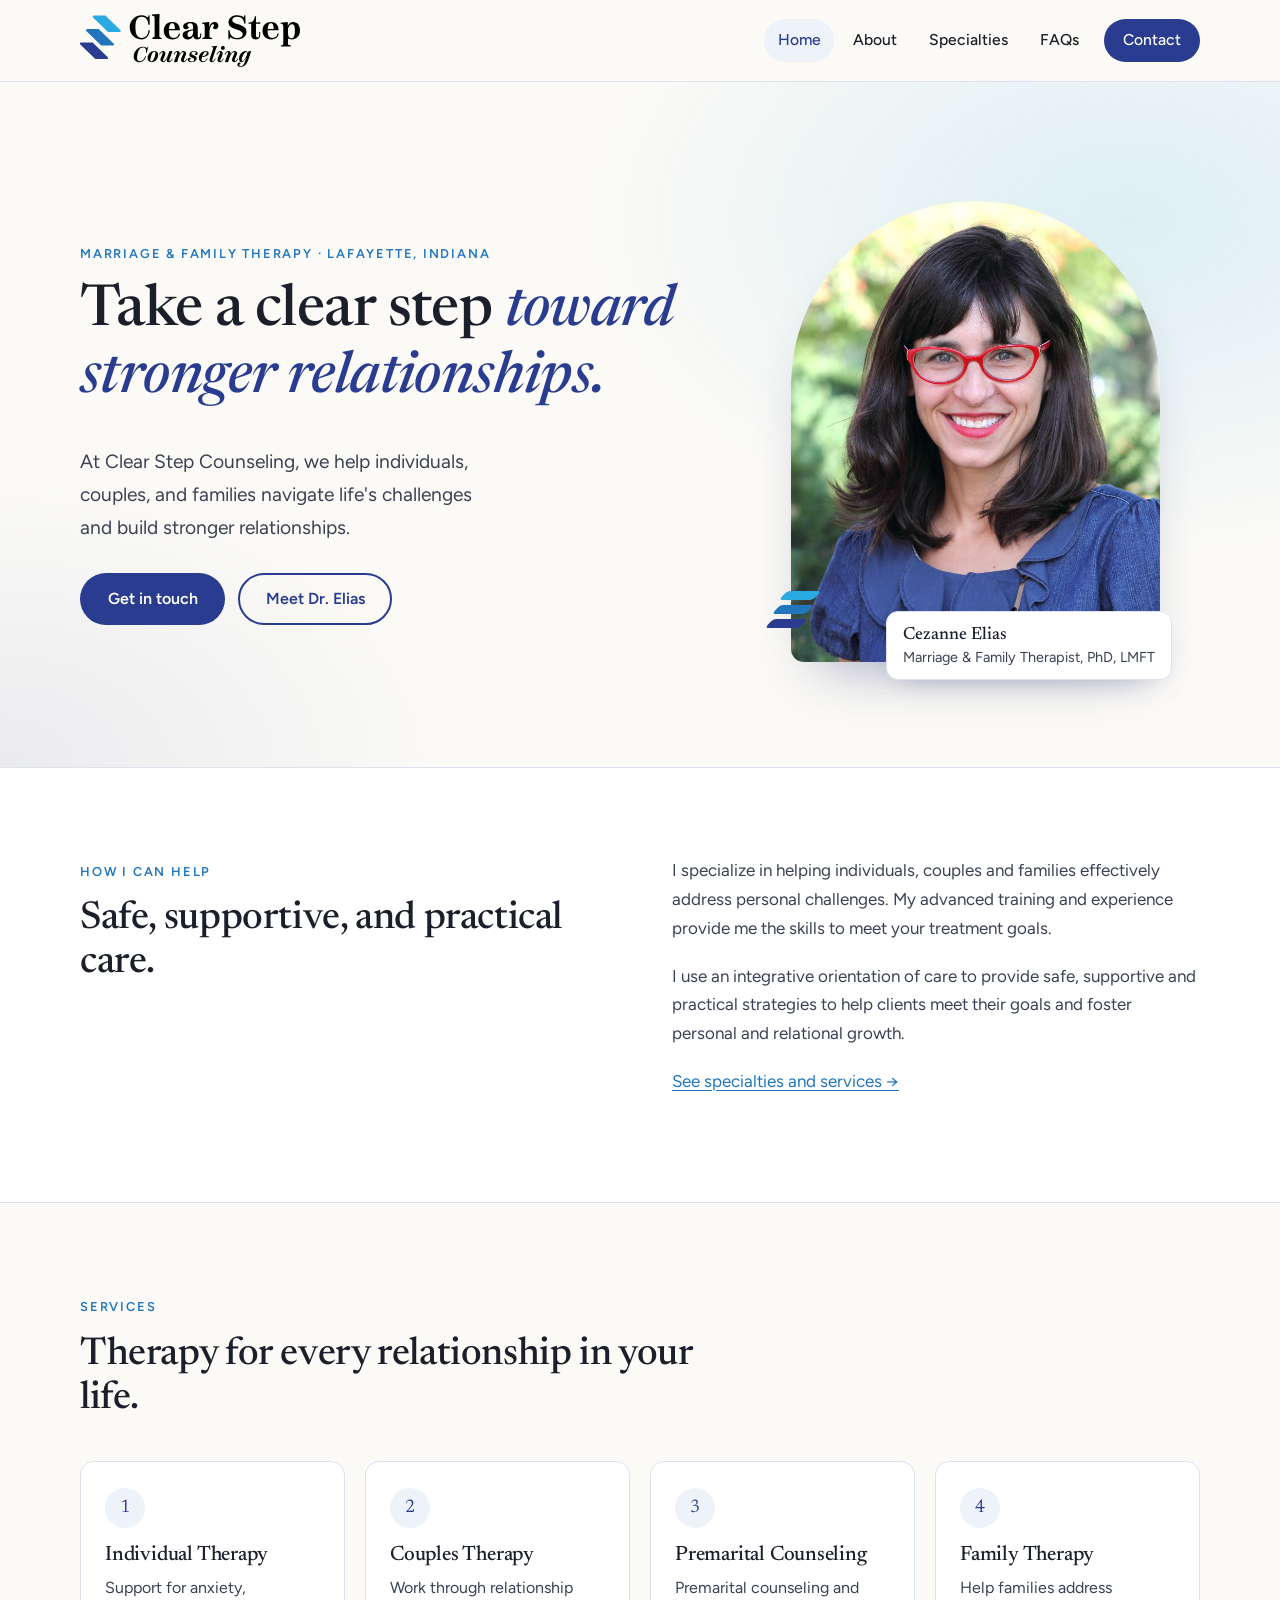
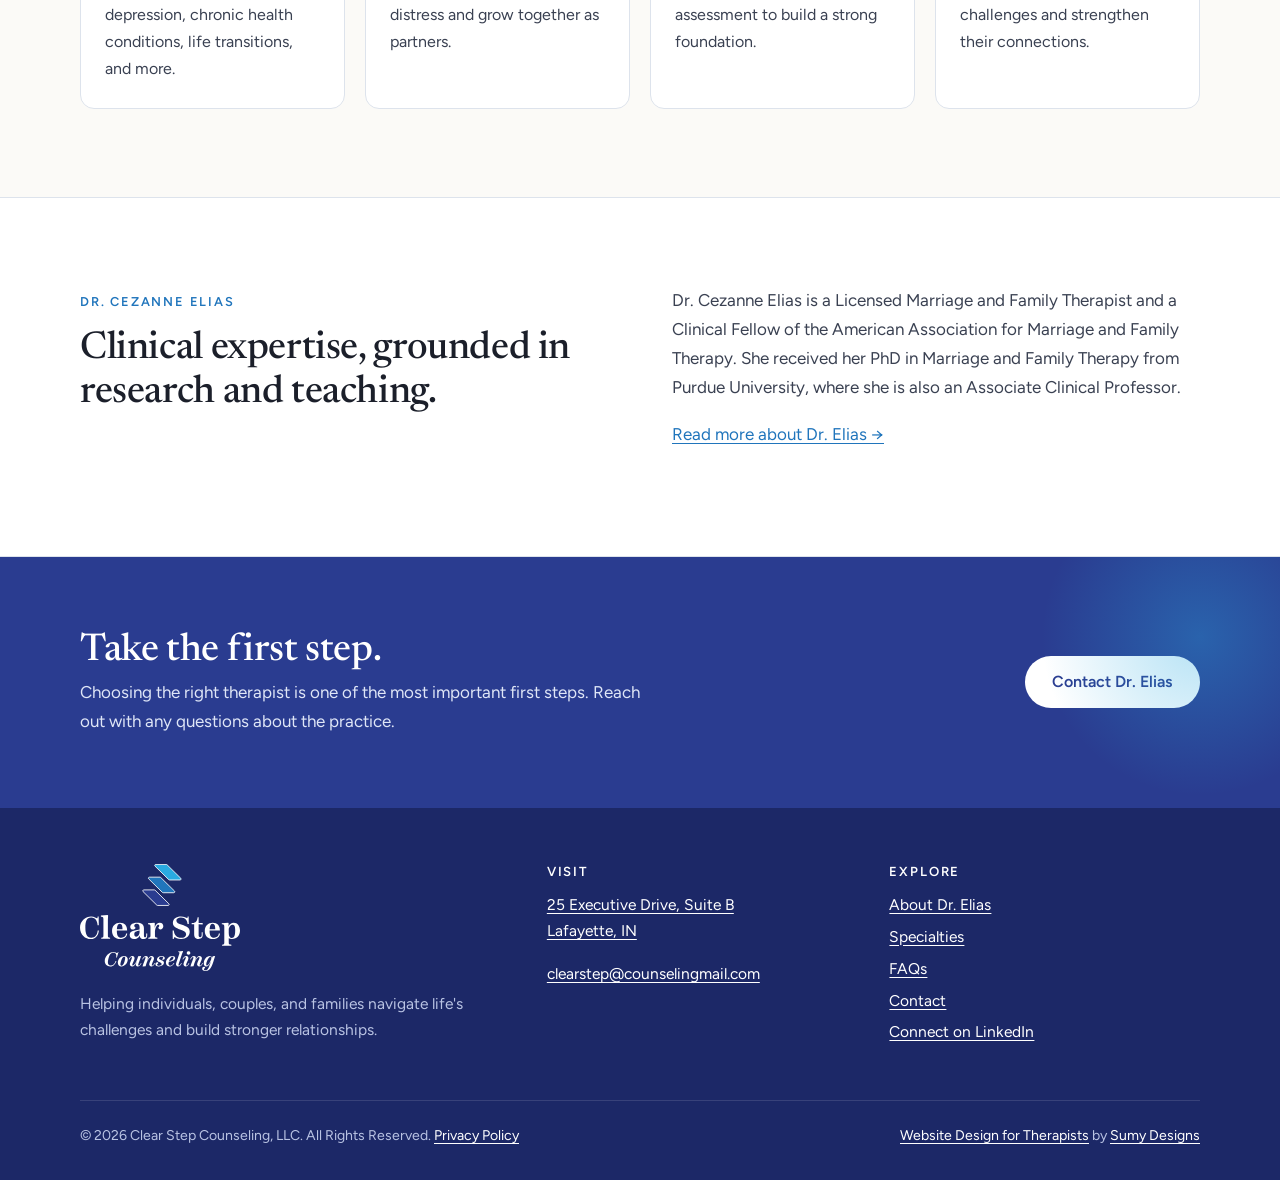
<file: public/index.html>
<!DOCTYPE html>
<html lang="en">
<head>
<meta charset="utf-8">
<meta name="viewport" content="width=device-width, initial-scale=1">
<title>Clear Step Counseling, LLC | Cezanne Elias, PhD, LMFT | Lafayette, IN</title>
<meta name="description" content="Clear Step Counseling helps individuals, couples, and families in Lafayette, Indiana navigate life's challenges and build stronger relationships. Dr. Cezanne Elias, PhD, LMFT.">
<link rel="canonical" href="https://clearstepcounseling.com/">
<meta property="og:title" content="Clear Step Counseling, LLC | Cezanne Elias, PhD, LMFT | Lafayette, IN">
<meta property="og:description" content="Clear Step Counseling helps individuals, couples, and families in Lafayette, Indiana navigate life's challenges and build stronger relationships. Dr. Cezanne Elias, PhD, LMFT.">
<meta property="og:type" content="website">
<meta property="og:url" content="https://clearstepcounseling.com/">
<meta property="og:image" content="https://clearstepcounseling.com/images/dr-cezanne-elias.jpg">
<link rel="icon" href="images/favicon.svg" type="image/svg+xml">
<link rel="preconnect" href="https://fonts.googleapis.com">
<link rel="preconnect" href="https://fonts.gstatic.com" crossorigin>
<link href="https://fonts.googleapis.com/css2?family=Figtree:wght@400;500;600&family=Newsreader:ital,opsz,wght@0,6..72,400;0,6..72,500;1,6..72,400;1,6..72,500&display=swap" rel="stylesheet">
<link rel="stylesheet" href="css/styles.css">
</head>
<body>
<a class="skip-link" href="#main">Skip to content</a>
<header class="site-header">
  <div class="wrap header-inner">
    <a class="brand" href="./"><img src="images/clear-step-logo-horizontal.svg" alt="Clear Step Counseling" width="220" height="54"></a>
    <button class="nav-toggle" aria-expanded="false" aria-controls="site-nav" aria-label="Open menu"><span></span><span></span><span></span></button>
    <nav class="site-nav" id="site-nav" aria-label="Main">
      <ul>
        <li><a href="./" aria-current="page">Home</a></li>
        <li><a href="about/">About</a></li>
        <li><a href="specialties/">Specialties</a></li>
        <li><a href="faqs/">FAQs</a></li>
        <li class="nav-cta"><a href="contact/">Contact</a></li>
      </ul>
    </nav>
  </div>
</header>
<main id="main">
<section class="hero">
  <div class="wrap hero-grid">
    <div>
      <span class="eyebrow">Marriage &amp; Family Therapy &middot; Lafayette, Indiana</span>
      <h1>Take a clear step <em>toward stronger relationships.</em></h1>
      <p class="lede">At Clear Step Counseling, we help individuals, couples, and families navigate life's challenges and build stronger relationships.</p>
      <div class="hero-actions">
        <a class="btn btn-primary" href="contact/">Get in touch</a>
        <a class="btn btn-ghost" href="about/">Meet Dr. Elias</a>
      </div>
    </div>
    <figure class="hero-photo">
      <img src="images/dr-cezanne-elias.jpg" alt="Dr. Cezanne Elias" width="718" height="960">
      <span class="steps" aria-hidden="true"><i></i><i></i><i></i></span>
      <figcaption><strong>Cezanne Elias</strong>Marriage &amp; Family Therapist, PhD, LMFT</figcaption>
    </figure>
  </div>
</section>

<section class="section section-alt">
  <div class="wrap two-col">
    <div>
      <span class="eyebrow">How I can help</span>
      <h2>Safe, supportive, and practical care.</h2>
    </div>
    <div class="prose">
      <p>I specialize in helping individuals, couples and families effectively address personal challenges. My advanced training and experience provide me the skills to meet your treatment goals.</p>
      <p>I use an integrative orientation of care to provide safe, supportive and practical strategies to help clients meet their goals and foster personal and relational growth.</p>
      <p><a href="specialties/">See specialties and services &rarr;</a></p>
    </div>
  </div>
</section>

<section class="section">
  <div class="wrap">
    <div class="section-head">
      <span class="eyebrow">Services</span>
      <h2>Therapy for every relationship in your life.</h2>
    </div>
    <div class="cards">
      <div class="card"><span class="num">1</span><h3>Individual Therapy</h3><p>Support for anxiety, depression, chronic health conditions, life transitions, and more.</p></div>
      <div class="card"><span class="num">2</span><h3>Couples Therapy</h3><p>Work through relationship distress and grow together as partners.</p></div>
      <div class="card"><span class="num">3</span><h3>Premarital Counseling</h3><p>Premarital counseling and assessment to build a strong foundation.</p></div>
      <div class="card"><span class="num">4</span><h3>Family Therapy</h3><p>Help families address challenges and strengthen their connections.</p></div>
    </div>
  </div>
</section>

<section class="section section-alt">
  <div class="wrap two-col">
    <div>
      <span class="eyebrow">Dr. Cezanne Elias</span>
      <h2>Clinical expertise, grounded in research and teaching.</h2>
    </div>
    <div class="prose">
      <p>Dr. Cezanne Elias is a Licensed Marriage and Family Therapist and a Clinical Fellow of the American Association for Marriage and Family Therapy. She received her PhD in Marriage and Family Therapy from Purdue University, where she is also an Associate Clinical Professor.</p>
      <p><a href="about/">Read more about Dr. Elias &rarr;</a></p>
    </div>
  </div>
</section>

<section class="cta-band">
  <div class="wrap">
    <div>
      <h2>Take the first step.</h2>
      <p>Choosing the right therapist is one of the most important first steps. Reach out with any questions about the practice.</p>
    </div>
    <a class="btn btn-light" href="contact/">Contact Dr. Elias</a>
  </div>
</section>
</main>
<footer class="site-footer">
  <div class="wrap">
    <div class="footer-grid">
      <div class="footer-brand">
        <img src="images/clear-step-logo-reversed.svg" alt="Clear Step Counseling" width="160" height="108">
        <p>Helping individuals, couples, and families navigate life's challenges and build stronger relationships.</p>
      </div>
      <div>
        <h3>Visit</h3>
        <p><a href="https://www.google.com/maps/search/?api=1&query=25+Executive+Drive+Suite+B+Lafayette+IN" target="_blank" rel="noopener">25 Executive Drive, Suite B<br>Lafayette, IN</a></p>
        <p><a href="mailto:clearstep@counselingmail.com">clearstep@counselingmail.com</a></p>
      </div>
      <div>
        <h3>Explore</h3>
        <ul>
          <li><a href="about/">About Dr. Elias</a></li>
          <li><a href="specialties/">Specialties</a></li>
          <li><a href="faqs/">FAQs</a></li>
          <li><a href="contact/">Contact</a></li>
          <li><a href="https://www.linkedin.com/in/cezanne-elias-a9b9626/" target="_blank" rel="noopener">Connect on LinkedIn</a></li>
        </ul>
      </div>
    </div>
    <div class="footer-bottom">
      <span>&copy; <span data-year>2026</span> Clear Step Counseling, LLC. All Rights Reserved. <a href="privacy-policy/">Privacy Policy</a></span>
      <span><a href="https://www.sumydesigns.com/website-design-for-therapists/">Website Design for Therapists</a> by <a href="https://www.sumydesigns.com/">Sumy Designs</a></span>
    </div>
  </div>
</footer>
<script>
(function () {
  var btn = document.querySelector('.nav-toggle'), nav = document.getElementById('site-nav');
  btn.addEventListener('click', function () {
    var open = nav.classList.toggle('open');
    btn.setAttribute('aria-expanded', open);
    btn.setAttribute('aria-label', open ? 'Close menu' : 'Open menu');
  });
  var y = document.querySelector('[data-year]'); if (y) y.textContent = new Date().getFullYear();
})();
</script>
</body>
</html>
</file>
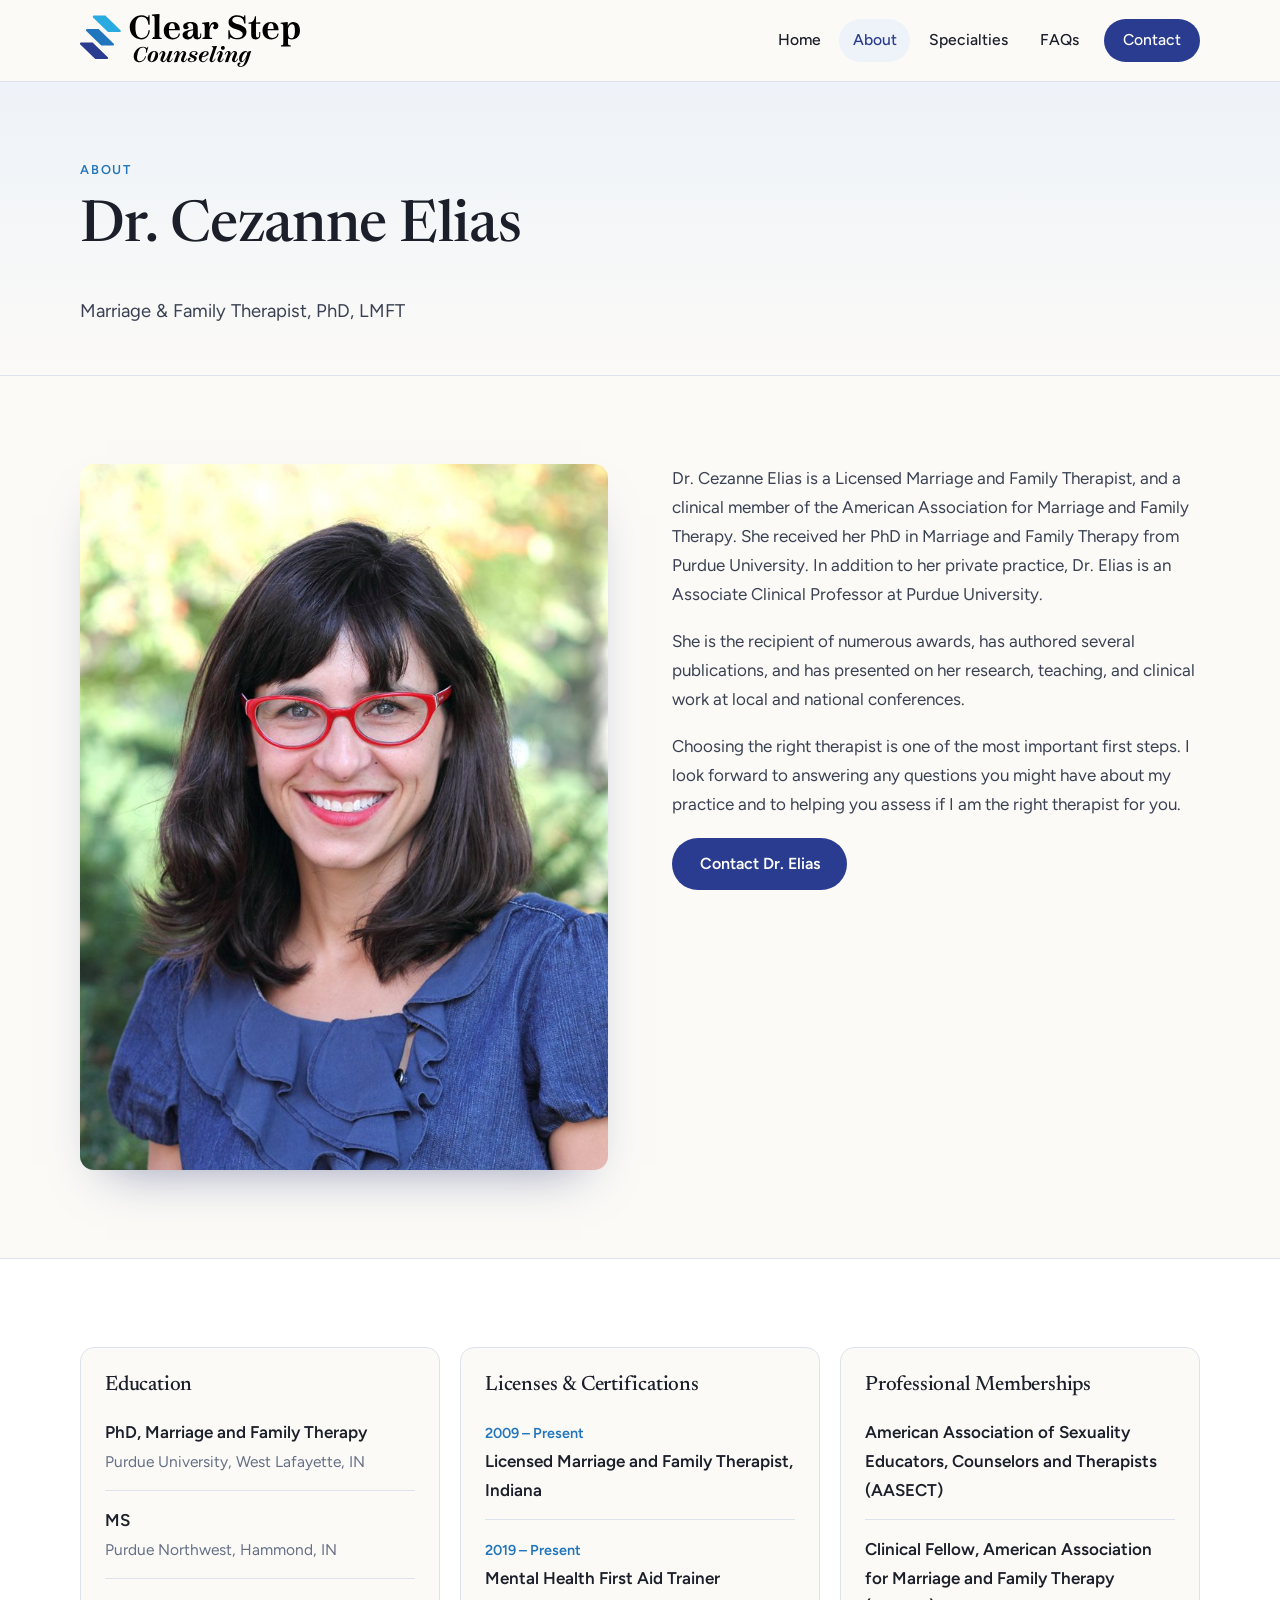
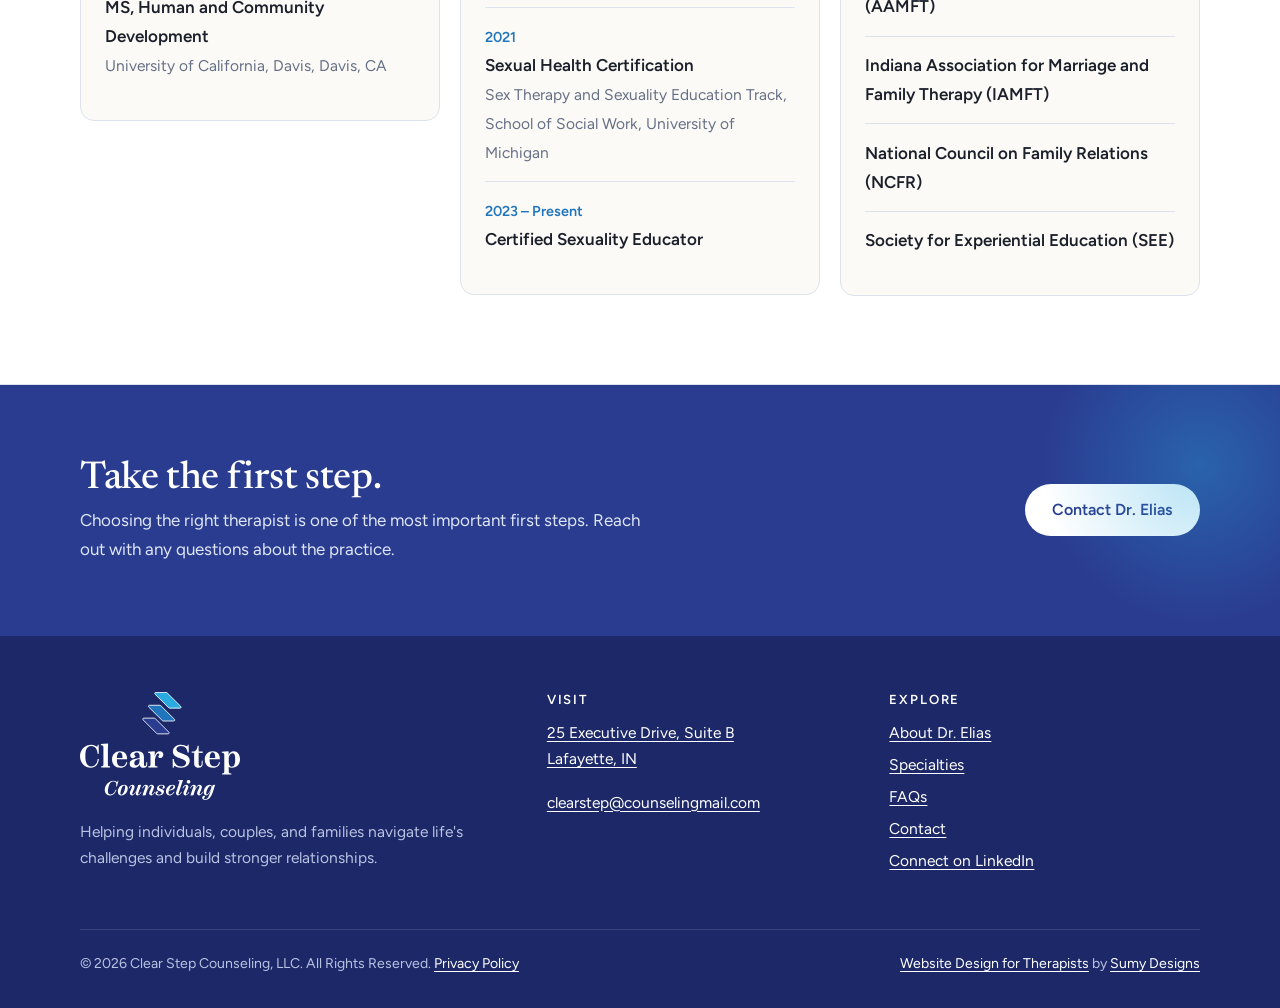
<file: public/about/index.html>
<!DOCTYPE html>
<html lang="en">
<head>
<meta charset="utf-8">
<meta name="viewport" content="width=device-width, initial-scale=1">
<title>About Dr. Cezanne Elias, PhD, LMFT | Clear Step Counseling</title>
<meta name="description" content="Dr. Cezanne Elias is a Licensed Marriage and Family Therapist with a PhD from Purdue University and an Associate Clinical Professor at Purdue.">
<link rel="canonical" href="https://clearstepcounseling.com/about/">
<meta property="og:title" content="About Dr. Cezanne Elias, PhD, LMFT | Clear Step Counseling">
<meta property="og:description" content="Dr. Cezanne Elias is a Licensed Marriage and Family Therapist with a PhD from Purdue University and an Associate Clinical Professor at Purdue.">
<meta property="og:type" content="website">
<meta property="og:url" content="https://clearstepcounseling.com/about/">
<meta property="og:image" content="https://clearstepcounseling.com/images/dr-cezanne-elias.jpg">
<link rel="icon" href="../images/favicon.svg" type="image/svg+xml">
<link rel="preconnect" href="https://fonts.googleapis.com">
<link rel="preconnect" href="https://fonts.gstatic.com" crossorigin>
<link href="https://fonts.googleapis.com/css2?family=Figtree:wght@400;500;600&family=Newsreader:ital,opsz,wght@0,6..72,400;0,6..72,500;1,6..72,400;1,6..72,500&display=swap" rel="stylesheet">
<link rel="stylesheet" href="../css/styles.css">
</head>
<body>
<a class="skip-link" href="#main">Skip to content</a>
<header class="site-header">
  <div class="wrap header-inner">
    <a class="brand" href="../"><img src="../images/clear-step-logo-horizontal.svg" alt="Clear Step Counseling" width="220" height="54"></a>
    <button class="nav-toggle" aria-expanded="false" aria-controls="site-nav" aria-label="Open menu"><span></span><span></span><span></span></button>
    <nav class="site-nav" id="site-nav" aria-label="Main">
      <ul>
        <li><a href="../">Home</a></li>
        <li><a href="../about/" aria-current="page">About</a></li>
        <li><a href="../specialties/">Specialties</a></li>
        <li><a href="../faqs/">FAQs</a></li>
        <li class="nav-cta"><a href="../contact/">Contact</a></li>
      </ul>
    </nav>
  </div>
</header>
<main id="main">
<section class="page-head">
  <div class="wrap">
    <span class="eyebrow">About</span>
    <h1>Dr. Cezanne Elias</h1>
    <p>Marriage &amp; Family Therapist, PhD, LMFT</p>
  </div>
</section>

<section class="section">
  <div class="wrap two-col">
    <figure class="about-photo" style="margin:0">
      <img src="../images/dr-cezanne-elias.jpg" alt="Dr. Cezanne Elias" width="718" height="960">
    </figure>
    <div class="prose">
      <p>Dr. Cezanne Elias is a Licensed Marriage and Family Therapist, and a clinical member of the American Association for Marriage and Family Therapy. She received her PhD in Marriage and Family Therapy from Purdue University. In addition to her private practice, Dr. Elias is an Associate Clinical Professor at Purdue University.</p>
      <p>She is the recipient of numerous awards, has authored several publications, and has presented on her research, teaching, and clinical work at local and national conferences.</p>
      <p>Choosing the right therapist is one of the most important first steps. I look forward to answering any questions you might have about my practice and to helping you assess if I am the right therapist for you.</p>
      <p><a class="btn btn-primary" href="../contact/">Contact Dr. Elias</a></p>
    </div>
  </div>
</section>

<section class="section section-alt">
  <div class="wrap">
    <div class="cards" style="grid-template-columns:repeat(auto-fit,minmax(300px,1fr));align-items:start">
      <div class="card">
        <h3>Education</h3>
        <ul class="cred">
          <li><strong>PhD, Marriage and Family Therapy</strong><span>Purdue University, West Lafayette, IN</span></li>
          <li><strong>MS</strong><span>Purdue Northwest, Hammond, IN</span></li>
          <li><strong>MS, Human and Community Development</strong><span>University of California, Davis, Davis, CA</span></li>
        </ul>
      </div>
      <div class="card">
        <h3>Licenses &amp; Certifications</h3>
        <ul class="cred">
          <li><span class="yr">2009 &ndash; Present</span><strong>Licensed Marriage and Family Therapist, Indiana</strong></li>
          <li><span class="yr">2019 &ndash; Present</span><strong>Mental Health First Aid Trainer</strong></li>
          <li><span class="yr">2021</span><strong>Sexual Health Certification</strong><span>Sex Therapy and Sexuality Education Track, School of Social Work, University of Michigan</span></li>
          <li><span class="yr">2023 &ndash; Present</span><strong>Certified Sexuality Educator</strong></li>
        </ul>
      </div>
      <div class="card">
        <h3>Professional Memberships</h3>
        <ul class="cred">
          <li><strong>American Association of Sexuality Educators, Counselors and Therapists (AASECT)</strong></li>
          <li><strong>Clinical Fellow, American Association for Marriage and Family Therapy (AAMFT)</strong></li>
          <li><strong>Indiana Association for Marriage and Family Therapy (IAMFT)</strong></li>
          <li><strong>National Council on Family Relations (NCFR)</strong></li>
          <li><strong>Society for Experiential Education (SEE)</strong></li>
        </ul>
      </div>
    </div>
  </div>
</section>

<section class="cta-band">
  <div class="wrap">
    <div>
      <h2>Take the first step.</h2>
      <p>Choosing the right therapist is one of the most important first steps. Reach out with any questions about the practice.</p>
    </div>
    <a class="btn btn-light" href="../contact/">Contact Dr. Elias</a>
  </div>
</section>
</main>
<footer class="site-footer">
  <div class="wrap">
    <div class="footer-grid">
      <div class="footer-brand">
        <img src="../images/clear-step-logo-reversed.svg" alt="Clear Step Counseling" width="160" height="108">
        <p>Helping individuals, couples, and families navigate life's challenges and build stronger relationships.</p>
      </div>
      <div>
        <h3>Visit</h3>
        <p><a href="https://www.google.com/maps/search/?api=1&query=25+Executive+Drive+Suite+B+Lafayette+IN" target="_blank" rel="noopener">25 Executive Drive, Suite B<br>Lafayette, IN</a></p>
        <p><a href="mailto:clearstep@counselingmail.com">clearstep@counselingmail.com</a></p>
      </div>
      <div>
        <h3>Explore</h3>
        <ul>
          <li><a href="../about/">About Dr. Elias</a></li>
          <li><a href="../specialties/">Specialties</a></li>
          <li><a href="../faqs/">FAQs</a></li>
          <li><a href="../contact/">Contact</a></li>
          <li><a href="https://www.linkedin.com/in/cezanne-elias-a9b9626/" target="_blank" rel="noopener">Connect on LinkedIn</a></li>
        </ul>
      </div>
    </div>
    <div class="footer-bottom">
      <span>&copy; <span data-year>2026</span> Clear Step Counseling, LLC. All Rights Reserved. <a href="../privacy-policy/">Privacy Policy</a></span>
      <span><a href="https://www.sumydesigns.com/website-design-for-therapists/">Website Design for Therapists</a> by <a href="https://www.sumydesigns.com/">Sumy Designs</a></span>
    </div>
  </div>
</footer>
<script>
(function () {
  var btn = document.querySelector('.nav-toggle'), nav = document.getElementById('site-nav');
  btn.addEventListener('click', function () {
    var open = nav.classList.toggle('open');
    btn.setAttribute('aria-expanded', open);
    btn.setAttribute('aria-label', open ? 'Close menu' : 'Open menu');
  });
  var y = document.querySelector('[data-year]'); if (y) y.textContent = new Date().getFullYear();
})();
</script>
</body>
</html>
</file>
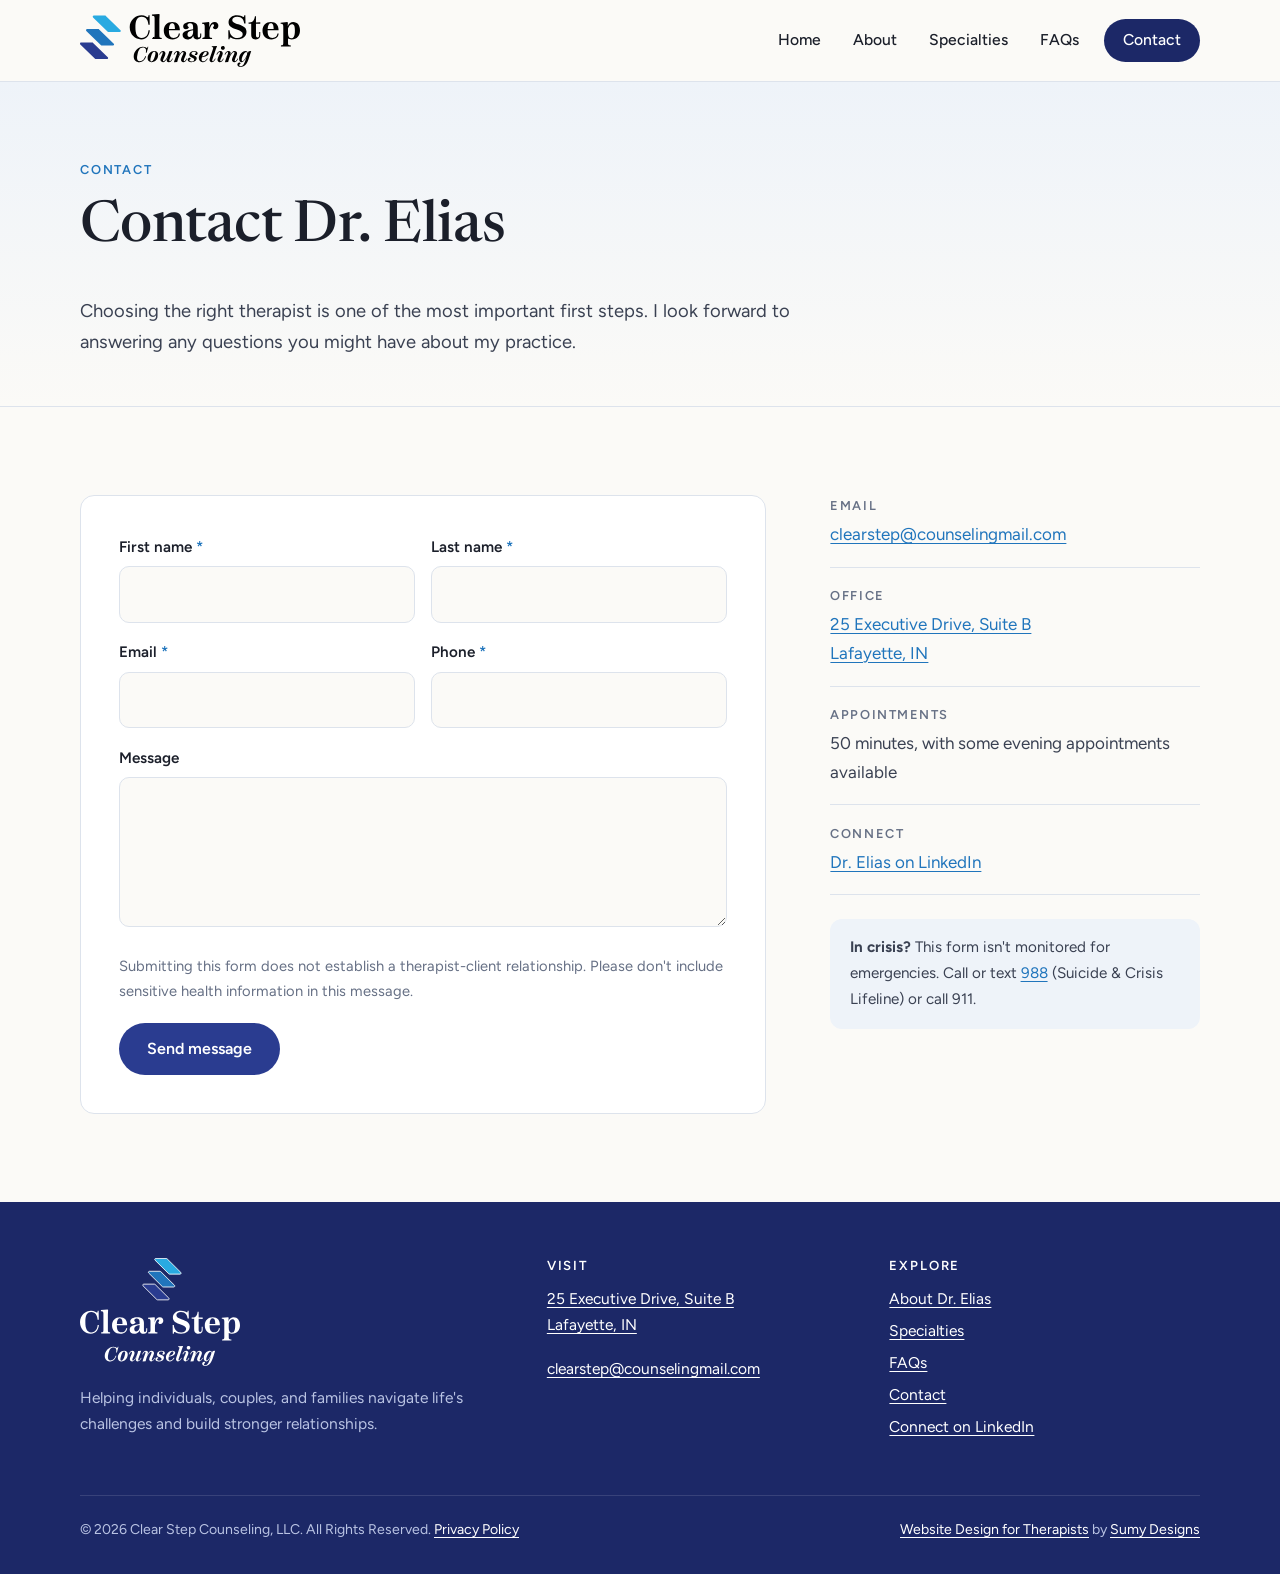
<file: public/contact/index.html>
<!DOCTYPE html>
<html lang="en">
<head>
<meta charset="utf-8">
<meta name="viewport" content="width=device-width, initial-scale=1">
<title>Contact | Clear Step Counseling</title>
<meta name="description" content="Contact Dr. Cezanne Elias at Clear Step Counseling, 25 Executive Drive, Suite B, Lafayette, IN.">
<link rel="canonical" href="https://clearstepcounseling.com/contact/">
<meta property="og:title" content="Contact | Clear Step Counseling">
<meta property="og:description" content="Contact Dr. Cezanne Elias at Clear Step Counseling, 25 Executive Drive, Suite B, Lafayette, IN.">
<meta property="og:type" content="website">
<meta property="og:url" content="https://clearstepcounseling.com/contact/">
<meta property="og:image" content="https://clearstepcounseling.com/images/dr-cezanne-elias.jpg">
<link rel="icon" href="../images/favicon.svg" type="image/svg+xml">
<link rel="preconnect" href="https://fonts.googleapis.com">
<link rel="preconnect" href="https://fonts.gstatic.com" crossorigin>
<link href="https://fonts.googleapis.com/css2?family=Figtree:wght@400;500;600&family=Newsreader:ital,opsz,wght@0,6..72,400;0,6..72,500;1,6..72,400;1,6..72,500&display=swap" rel="stylesheet">
<link rel="stylesheet" href="../css/styles.css">
</head>
<body>
<a class="skip-link" href="#main">Skip to content</a>
<header class="site-header">
  <div class="wrap header-inner">
    <a class="brand" href="../"><img src="../images/clear-step-logo-horizontal.svg" alt="Clear Step Counseling" width="220" height="54"></a>
    <button class="nav-toggle" aria-expanded="false" aria-controls="site-nav" aria-label="Open menu"><span></span><span></span><span></span></button>
    <nav class="site-nav" id="site-nav" aria-label="Main">
      <ul>
        <li><a href="../">Home</a></li>
        <li><a href="../about/">About</a></li>
        <li><a href="../specialties/">Specialties</a></li>
        <li><a href="../faqs/">FAQs</a></li>
        <li class="nav-cta"><a href="../contact/" aria-current="page">Contact</a></li>
      </ul>
    </nav>
  </div>
</header>
<main id="main">
<section class="page-head">
  <div class="wrap">
    <span class="eyebrow">Contact</span>
    <h1>Contact Dr. Elias</h1>
    <p>Choosing the right therapist is one of the most important first steps. I look forward to answering any questions you might have about my practice.</p>
  </div>
</section>

<section class="section">
  <div class="wrap contact-grid">
    <div class="form-card">
      <form id="contact-form" action="https://api.web3forms.com/submit" method="POST">
        <input type="hidden" name="access_key" value="REPLACE_WITH_WEB3FORMS_ACCESS_KEY">
        <input type="hidden" name="subject" value="New message from clearstepcounseling.com">
        <input type="hidden" name="from_name" value="Clear Step Counseling website">
        <input type="hidden" name="redirect" value="https://clearstepcounseling.com/thank-you/">
        <input type="checkbox" name="botcheck" class="hp" tabindex="-1" autocomplete="off" aria-hidden="true">
        <div class="form-row">
          <div class="field"><label for="first">First name <span class="req">*</span></label><input id="first" name="first_name" type="text" autocomplete="given-name" required></div>
          <div class="field"><label for="last">Last name <span class="req">*</span></label><input id="last" name="last_name" type="text" autocomplete="family-name" required></div>
        </div>
        <div class="form-row">
          <div class="field"><label for="email">Email <span class="req">*</span></label><input id="email" name="email" type="email" autocomplete="email" required></div>
          <div class="field"><label for="phone">Phone <span class="req">*</span></label><input id="phone" name="phone" type="tel" autocomplete="tel" required></div>
        </div>
        <div class="field"><label for="message">Message</label><textarea id="message" name="message"></textarea></div>
        <p class="form-note">Submitting this form does not establish a therapist-client relationship. Please don't include sensitive health information in this message.</p>
        <button class="btn btn-primary" type="submit">Send message</button>
      </form>
    </div>
    <aside>
      <ul class="info-list">
        <li><span class="label">Email</span><a href="mailto:clearstep@counselingmail.com">clearstep@counselingmail.com</a></li>
        <li><span class="label">Office</span><a href="https://www.google.com/maps/search/?api=1&query=25+Executive+Drive+Suite+B+Lafayette+IN" target="_blank" rel="noopener">25 Executive Drive, Suite B<br>Lafayette, IN</a></li>
        <li><span class="label">Appointments</span>50 minutes, with some evening appointments available</li>
        <li><span class="label">Connect</span><a href="https://www.linkedin.com/in/cezanne-elias-a9b9626/" target="_blank" rel="noopener">Dr. Elias on LinkedIn</a></li>
      </ul>
      <p class="crisis"><strong>In crisis?</strong> This form isn't monitored for emergencies. Call or text <a href="tel:988">988</a> (Suicide &amp; Crisis Lifeline) or call 911.</p>
    </aside>
  </div>
</section>
<script>
  // Send Web3Forms to /thank-you/ on whatever host is serving the site (live, staging or local).
  (function () {
    var r = document.querySelector('#contact-form input[name="redirect"]');
    if (r) r.value = window.location.origin + '/thank-you/';
  })();
</script>
</main>
<footer class="site-footer">
  <div class="wrap">
    <div class="footer-grid">
      <div class="footer-brand">
        <img src="../images/clear-step-logo-reversed.svg" alt="Clear Step Counseling" width="160" height="108">
        <p>Helping individuals, couples, and families navigate life's challenges and build stronger relationships.</p>
      </div>
      <div>
        <h3>Visit</h3>
        <p><a href="https://www.google.com/maps/search/?api=1&query=25+Executive+Drive+Suite+B+Lafayette+IN" target="_blank" rel="noopener">25 Executive Drive, Suite B<br>Lafayette, IN</a></p>
        <p><a href="mailto:clearstep@counselingmail.com">clearstep@counselingmail.com</a></p>
      </div>
      <div>
        <h3>Explore</h3>
        <ul>
          <li><a href="../about/">About Dr. Elias</a></li>
          <li><a href="../specialties/">Specialties</a></li>
          <li><a href="../faqs/">FAQs</a></li>
          <li><a href="../contact/">Contact</a></li>
          <li><a href="https://www.linkedin.com/in/cezanne-elias-a9b9626/" target="_blank" rel="noopener">Connect on LinkedIn</a></li>
        </ul>
      </div>
    </div>
    <div class="footer-bottom">
      <span>&copy; <span data-year>2026</span> Clear Step Counseling, LLC. All Rights Reserved. <a href="../privacy-policy/">Privacy Policy</a></span>
      <span><a href="https://www.sumydesigns.com/website-design-for-therapists/">Website Design for Therapists</a> by <a href="https://www.sumydesigns.com/">Sumy Designs</a></span>
    </div>
  </div>
</footer>
<script>
(function () {
  var btn = document.querySelector('.nav-toggle'), nav = document.getElementById('site-nav');
  btn.addEventListener('click', function () {
    var open = nav.classList.toggle('open');
    btn.setAttribute('aria-expanded', open);
    btn.setAttribute('aria-label', open ? 'Close menu' : 'Open menu');
  });
  var y = document.querySelector('[data-year]'); if (y) y.textContent = new Date().getFullYear();
})();
</script>
</body>
</html>
</file>
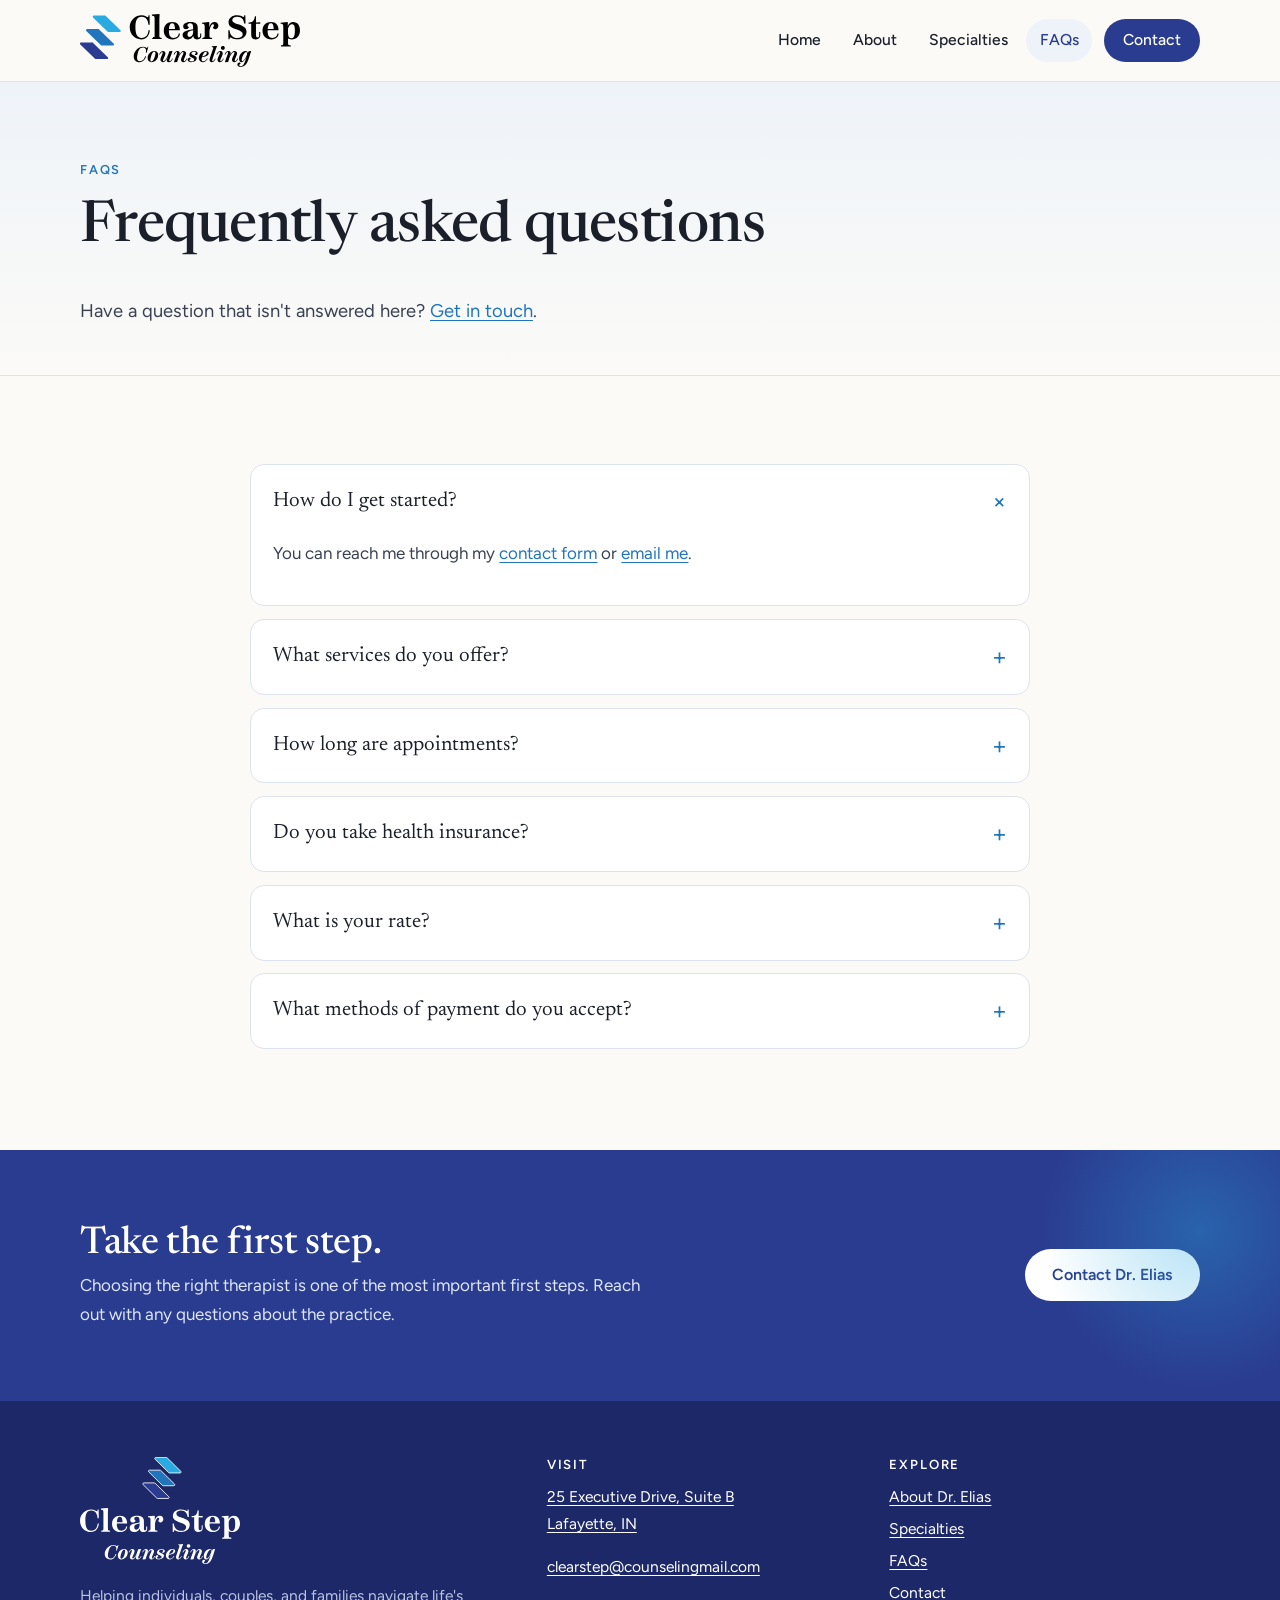
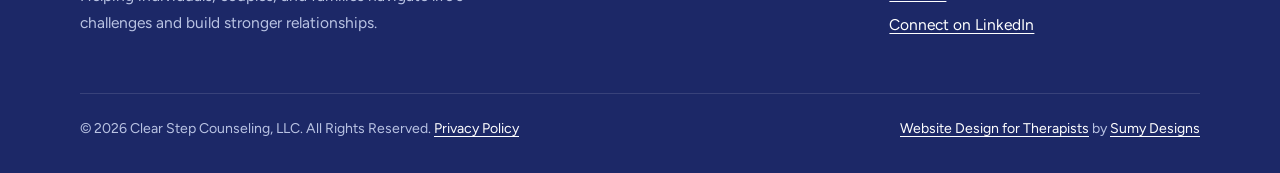
<file: public/faqs/index.html>
<!DOCTYPE html>
<html lang="en">
<head>
<meta charset="utf-8">
<meta name="viewport" content="width=device-width, initial-scale=1">
<title>FAQs | Clear Step Counseling</title>
<meta name="description" content="Answers to common questions about getting started, services, appointment length, insurance, rates and payment at Clear Step Counseling.">
<link rel="canonical" href="https://clearstepcounseling.com/faqs/">
<meta property="og:title" content="FAQs | Clear Step Counseling">
<meta property="og:description" content="Answers to common questions about getting started, services, appointment length, insurance, rates and payment at Clear Step Counseling.">
<meta property="og:type" content="website">
<meta property="og:url" content="https://clearstepcounseling.com/faqs/">
<meta property="og:image" content="https://clearstepcounseling.com/images/dr-cezanne-elias.jpg">
<link rel="icon" href="../images/favicon.svg" type="image/svg+xml">
<link rel="preconnect" href="https://fonts.googleapis.com">
<link rel="preconnect" href="https://fonts.gstatic.com" crossorigin>
<link href="https://fonts.googleapis.com/css2?family=Figtree:wght@400;500;600&family=Newsreader:ital,opsz,wght@0,6..72,400;0,6..72,500;1,6..72,400;1,6..72,500&display=swap" rel="stylesheet">
<link rel="stylesheet" href="../css/styles.css">
</head>
<body>
<a class="skip-link" href="#main">Skip to content</a>
<header class="site-header">
  <div class="wrap header-inner">
    <a class="brand" href="../"><img src="../images/clear-step-logo-horizontal.svg" alt="Clear Step Counseling" width="220" height="54"></a>
    <button class="nav-toggle" aria-expanded="false" aria-controls="site-nav" aria-label="Open menu"><span></span><span></span><span></span></button>
    <nav class="site-nav" id="site-nav" aria-label="Main">
      <ul>
        <li><a href="../">Home</a></li>
        <li><a href="../about/">About</a></li>
        <li><a href="../specialties/">Specialties</a></li>
        <li><a href="../faqs/" aria-current="page">FAQs</a></li>
        <li class="nav-cta"><a href="../contact/">Contact</a></li>
      </ul>
    </nav>
  </div>
</header>
<main id="main">
<section class="page-head">
  <div class="wrap">
    <span class="eyebrow">FAQs</span>
    <h1>Frequently asked questions</h1>
    <p>Have a question that isn't answered here? <a href="../contact/">Get in touch</a>.</p>
  </div>
</section>

<section class="section">
  <div class="wrap faq">
    <details open>
      <summary>How do I get started?</summary>
      <div class="answer"><p>You can reach me through my <a href="../contact/">contact form</a> or <a href="mailto:clearstep@counselingmail.com">email me</a>.</p></div>
    </details>
    <details>
      <summary>What services do you offer?</summary>
      <div class="answer"><ul><li>Individual therapy</li><li>Couples therapy</li><li>Premarital counseling and assessment</li><li>Family therapy</li></ul></div>
    </details>
    <details>
      <summary>How long are appointments?</summary>
      <div class="answer"><p>Appointments are 50 minutes with some evening appointments available.</p></div>
    </details>
    <details>
      <summary>Do you take health insurance?</summary>
      <div class="answer"><p>Clear Step Counseling is not a network provider for any insurance plans so your appointments will be considered out of network. I can complete forms provided and required by your insurance company and can provide you with a detailed statement for claim reimbursement. However, you are ultimately responsible for full payment of fees.</p></div>
    </details>
    <details>
      <summary>What is your rate?</summary>
      <div class="answer"><p>Please contact <a href="mailto:clearstep@counselingmail.com">clearstep@counselingmail.com</a> for rates.</p></div>
    </details>
    <details>
      <summary>What methods of payment do you accept?</summary>
      <div class="answer"><p>Cash, check and credit card are accepted for payment.</p></div>
    </details>
  </div>
</section>

<section class="cta-band">
  <div class="wrap">
    <div>
      <h2>Take the first step.</h2>
      <p>Choosing the right therapist is one of the most important first steps. Reach out with any questions about the practice.</p>
    </div>
    <a class="btn btn-light" href="../contact/">Contact Dr. Elias</a>
  </div>
</section>
</main>
<footer class="site-footer">
  <div class="wrap">
    <div class="footer-grid">
      <div class="footer-brand">
        <img src="../images/clear-step-logo-reversed.svg" alt="Clear Step Counseling" width="160" height="108">
        <p>Helping individuals, couples, and families navigate life's challenges and build stronger relationships.</p>
      </div>
      <div>
        <h3>Visit</h3>
        <p><a href="https://www.google.com/maps/search/?api=1&query=25+Executive+Drive+Suite+B+Lafayette+IN" target="_blank" rel="noopener">25 Executive Drive, Suite B<br>Lafayette, IN</a></p>
        <p><a href="mailto:clearstep@counselingmail.com">clearstep@counselingmail.com</a></p>
      </div>
      <div>
        <h3>Explore</h3>
        <ul>
          <li><a href="../about/">About Dr. Elias</a></li>
          <li><a href="../specialties/">Specialties</a></li>
          <li><a href="../faqs/">FAQs</a></li>
          <li><a href="../contact/">Contact</a></li>
          <li><a href="https://www.linkedin.com/in/cezanne-elias-a9b9626/" target="_blank" rel="noopener">Connect on LinkedIn</a></li>
        </ul>
      </div>
    </div>
    <div class="footer-bottom">
      <span>&copy; <span data-year>2026</span> Clear Step Counseling, LLC. All Rights Reserved. <a href="../privacy-policy/">Privacy Policy</a></span>
      <span><a href="https://www.sumydesigns.com/website-design-for-therapists/">Website Design for Therapists</a> by <a href="https://www.sumydesigns.com/">Sumy Designs</a></span>
    </div>
  </div>
</footer>
<script>
(function () {
  var btn = document.querySelector('.nav-toggle'), nav = document.getElementById('site-nav');
  btn.addEventListener('click', function () {
    var open = nav.classList.toggle('open');
    btn.setAttribute('aria-expanded', open);
    btn.setAttribute('aria-label', open ? 'Close menu' : 'Open menu');
  });
  var y = document.querySelector('[data-year]'); if (y) y.textContent = new Date().getFullYear();
})();
</script>
</body>
</html>
</file>
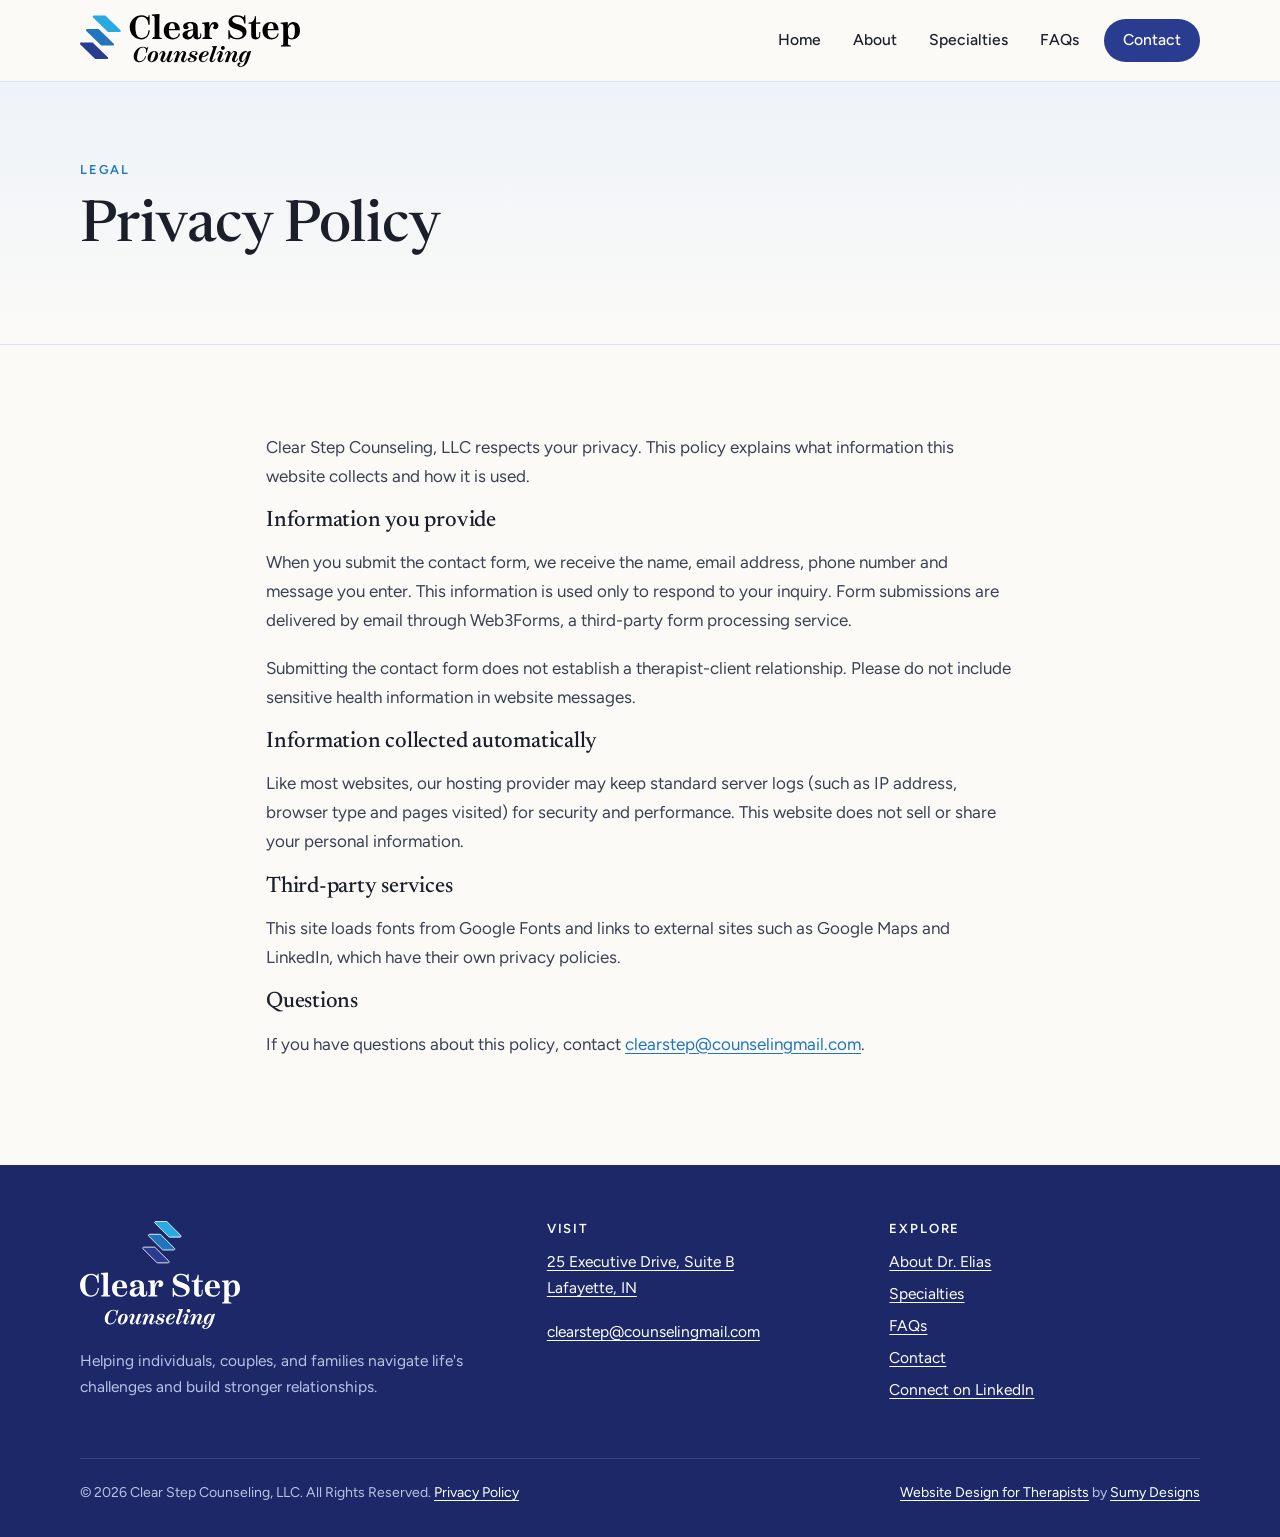
<file: public/privacy-policy/index.html>
<!DOCTYPE html>
<html lang="en">
<head>
<meta charset="utf-8">
<meta name="viewport" content="width=device-width, initial-scale=1">
<title>Privacy Policy | Clear Step Counseling</title>
<meta name="description" content="Privacy policy for the Clear Step Counseling, LLC website.">
<link rel="canonical" href="https://clearstepcounseling.com/privacy-policy/">
<meta property="og:title" content="Privacy Policy | Clear Step Counseling">
<meta property="og:description" content="Privacy policy for the Clear Step Counseling, LLC website.">
<meta property="og:type" content="website">
<meta property="og:url" content="https://clearstepcounseling.com/privacy-policy/">
<meta property="og:image" content="https://clearstepcounseling.com/images/dr-cezanne-elias.jpg">
<link rel="icon" href="../images/favicon.svg" type="image/svg+xml">
<link rel="preconnect" href="https://fonts.googleapis.com">
<link rel="preconnect" href="https://fonts.gstatic.com" crossorigin>
<link href="https://fonts.googleapis.com/css2?family=Figtree:wght@400;500;600&family=Newsreader:ital,opsz,wght@0,6..72,400;0,6..72,500;1,6..72,400;1,6..72,500&display=swap" rel="stylesheet">
<link rel="stylesheet" href="../css/styles.css">
</head>
<body>
<a class="skip-link" href="#main">Skip to content</a>
<header class="site-header">
  <div class="wrap header-inner">
    <a class="brand" href="../"><img src="../images/clear-step-logo-horizontal.svg" alt="Clear Step Counseling" width="220" height="54"></a>
    <button class="nav-toggle" aria-expanded="false" aria-controls="site-nav" aria-label="Open menu"><span></span><span></span><span></span></button>
    <nav class="site-nav" id="site-nav" aria-label="Main">
      <ul>
        <li><a href="../">Home</a></li>
        <li><a href="../about/">About</a></li>
        <li><a href="../specialties/">Specialties</a></li>
        <li><a href="../faqs/">FAQs</a></li>
        <li class="nav-cta"><a href="../contact/">Contact</a></li>
      </ul>
    </nav>
  </div>
</header>
<main id="main">
<section class="page-head">
  <div class="wrap">
    <span class="eyebrow">Legal</span>
    <h1>Privacy Policy</h1>
  </div>
</section>
<section class="section">
  <div class="wrap prose">
    <p>Clear Step Counseling, LLC respects your privacy. This policy explains what information this website collects and how it is used.</p>
    <h3>Information you provide</h3>
    <p>When you submit the contact form, we receive the name, email address, phone number and message you enter. This information is used only to respond to your inquiry. Form submissions are delivered by email through Web3Forms, a third-party form processing service.</p>
    <p>Submitting the contact form does not establish a therapist-client relationship. Please do not include sensitive health information in website messages.</p>
    <h3>Information collected automatically</h3>
    <p>Like most websites, our hosting provider may keep standard server logs (such as IP address, browser type and pages visited) for security and performance. This website does not sell or share your personal information.</p>
    <h3>Third-party services</h3>
    <p>This site loads fonts from Google Fonts and links to external sites such as Google Maps and LinkedIn, which have their own privacy policies.</p>
    <h3>Questions</h3>
    <p>If you have questions about this policy, contact <a href="mailto:clearstep@counselingmail.com">clearstep@counselingmail.com</a>.</p>
  </div>
</section>
</main>
<footer class="site-footer">
  <div class="wrap">
    <div class="footer-grid">
      <div class="footer-brand">
        <img src="../images/clear-step-logo-reversed.svg" alt="Clear Step Counseling" width="160" height="108">
        <p>Helping individuals, couples, and families navigate life's challenges and build stronger relationships.</p>
      </div>
      <div>
        <h3>Visit</h3>
        <p><a href="https://www.google.com/maps/search/?api=1&query=25+Executive+Drive+Suite+B+Lafayette+IN" target="_blank" rel="noopener">25 Executive Drive, Suite B<br>Lafayette, IN</a></p>
        <p><a href="mailto:clearstep@counselingmail.com">clearstep@counselingmail.com</a></p>
      </div>
      <div>
        <h3>Explore</h3>
        <ul>
          <li><a href="../about/">About Dr. Elias</a></li>
          <li><a href="../specialties/">Specialties</a></li>
          <li><a href="../faqs/">FAQs</a></li>
          <li><a href="../contact/">Contact</a></li>
          <li><a href="https://www.linkedin.com/in/cezanne-elias-a9b9626/" target="_blank" rel="noopener">Connect on LinkedIn</a></li>
        </ul>
      </div>
    </div>
    <div class="footer-bottom">
      <span>&copy; <span data-year>2026</span> Clear Step Counseling, LLC. All Rights Reserved. <a href="../privacy-policy/">Privacy Policy</a></span>
      <span><a href="https://www.sumydesigns.com/website-design-for-therapists/">Website Design for Therapists</a> by <a href="https://www.sumydesigns.com/">Sumy Designs</a></span>
    </div>
  </div>
</footer>
<script>
(function () {
  var btn = document.querySelector('.nav-toggle'), nav = document.getElementById('site-nav');
  btn.addEventListener('click', function () {
    var open = nav.classList.toggle('open');
    btn.setAttribute('aria-expanded', open);
    btn.setAttribute('aria-label', open ? 'Close menu' : 'Open menu');
  });
  var y = document.querySelector('[data-year]'); if (y) y.textContent = new Date().getFullYear();
})();
</script>
</body>
</html>
</file>
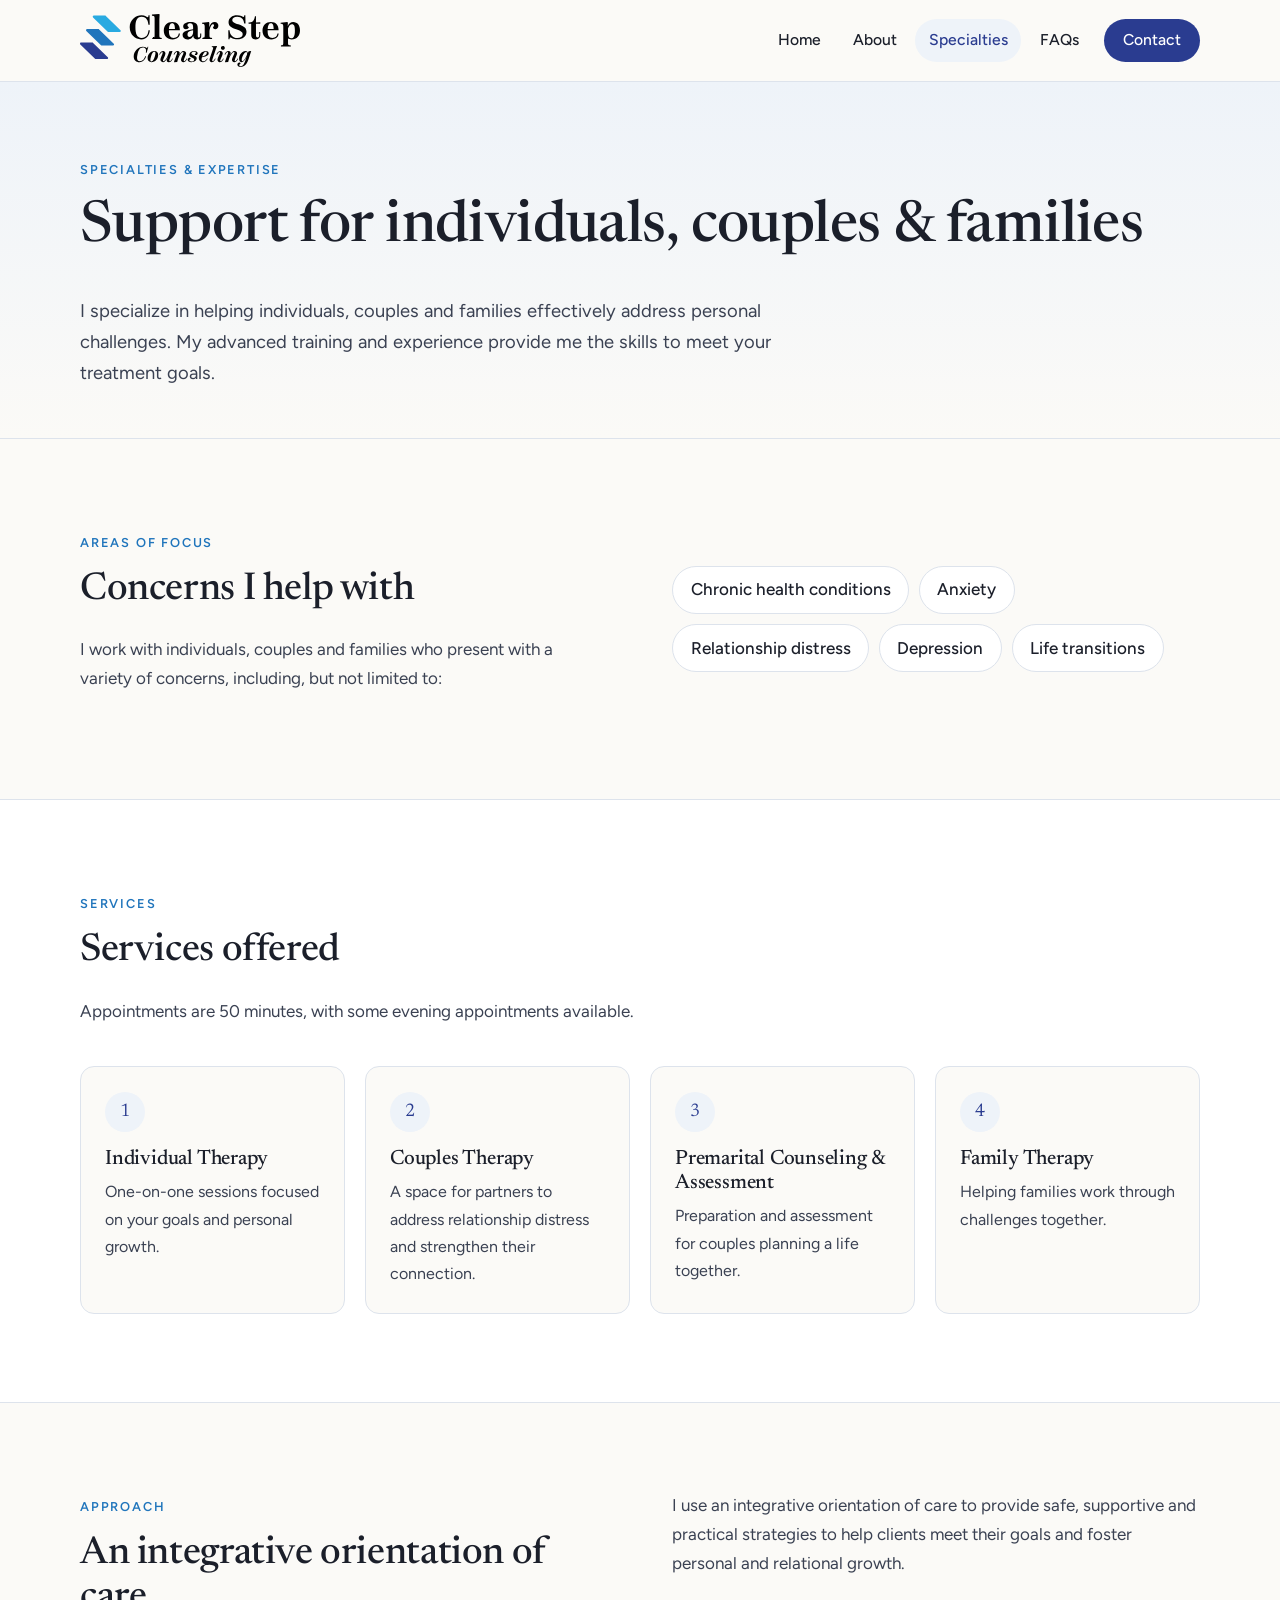
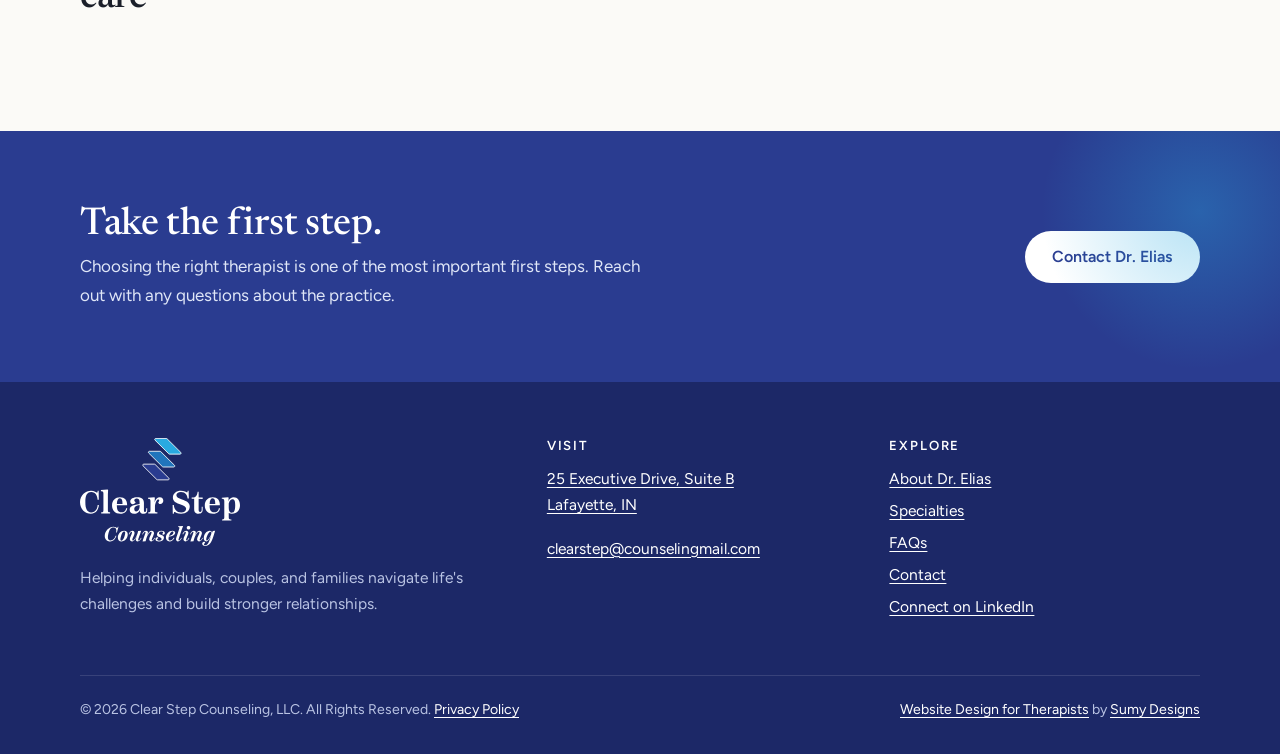
<file: public/specialties/index.html>
<!DOCTYPE html>
<html lang="en">
<head>
<meta charset="utf-8">
<meta name="viewport" content="width=device-width, initial-scale=1">
<title>Specialties & Expertise | Clear Step Counseling</title>
<meta name="description" content="Individual therapy, couples therapy, premarital counseling and family therapy in Lafayette, IN for anxiety, depression, relationship distress, chronic health conditions and life transitions.">
<link rel="canonical" href="https://clearstepcounseling.com/specialties/">
<meta property="og:title" content="Specialties & Expertise | Clear Step Counseling">
<meta property="og:description" content="Individual therapy, couples therapy, premarital counseling and family therapy in Lafayette, IN for anxiety, depression, relationship distress, chronic health conditions and life transitions.">
<meta property="og:type" content="website">
<meta property="og:url" content="https://clearstepcounseling.com/specialties/">
<meta property="og:image" content="https://clearstepcounseling.com/images/dr-cezanne-elias.jpg">
<link rel="icon" href="../images/favicon.svg" type="image/svg+xml">
<link rel="preconnect" href="https://fonts.googleapis.com">
<link rel="preconnect" href="https://fonts.gstatic.com" crossorigin>
<link href="https://fonts.googleapis.com/css2?family=Figtree:wght@400;500;600&family=Newsreader:ital,opsz,wght@0,6..72,400;0,6..72,500;1,6..72,400;1,6..72,500&display=swap" rel="stylesheet">
<link rel="stylesheet" href="../css/styles.css">
</head>
<body>
<a class="skip-link" href="#main">Skip to content</a>
<header class="site-header">
  <div class="wrap header-inner">
    <a class="brand" href="../"><img src="../images/clear-step-logo-horizontal.svg" alt="Clear Step Counseling" width="220" height="54"></a>
    <button class="nav-toggle" aria-expanded="false" aria-controls="site-nav" aria-label="Open menu"><span></span><span></span><span></span></button>
    <nav class="site-nav" id="site-nav" aria-label="Main">
      <ul>
        <li><a href="../">Home</a></li>
        <li><a href="../about/">About</a></li>
        <li><a href="../specialties/" aria-current="page">Specialties</a></li>
        <li><a href="../faqs/">FAQs</a></li>
        <li class="nav-cta"><a href="../contact/">Contact</a></li>
      </ul>
    </nav>
  </div>
</header>
<main id="main">
<section class="page-head">
  <div class="wrap">
    <span class="eyebrow">Specialties &amp; Expertise</span>
    <h1>Support for individuals, couples &amp; families</h1>
    <p>I specialize in helping individuals, couples and families effectively address personal challenges. My advanced training and experience provide me the skills to meet your treatment goals.</p>
  </div>
</section>

<section class="section">
  <div class="wrap two-col">
    <div>
      <span class="eyebrow">Areas of focus</span>
      <h2>Concerns I help with</h2>
      <p>I work with individuals, couples and families who present with a variety of concerns, including, but not limited to:</p>
    </div>
    <ul class="pill-list" style="align-self:center">
      <li>Chronic health conditions</li>
      <li>Anxiety</li>
      <li>Relationship distress</li>
      <li>Depression</li>
      <li>Life transitions</li>
    </ul>
  </div>
</section>

<section class="section section-alt">
  <div class="wrap">
    <div class="section-head">
      <span class="eyebrow">Services</span>
      <h2>Services offered</h2>
      <p>Appointments are 50 minutes, with some evening appointments available.</p>
    </div>
    <div class="cards">
      <div class="card"><span class="num">1</span><h3>Individual Therapy</h3><p>One-on-one sessions focused on your goals and personal growth.</p></div>
      <div class="card"><span class="num">2</span><h3>Couples Therapy</h3><p>A space for partners to address relationship distress and strengthen their connection.</p></div>
      <div class="card"><span class="num">3</span><h3>Premarital Counseling &amp; Assessment</h3><p>Preparation and assessment for couples planning a life together.</p></div>
      <div class="card"><span class="num">4</span><h3>Family Therapy</h3><p>Helping families work through challenges together.</p></div>
    </div>
  </div>
</section>

<section class="section">
  <div class="wrap two-col">
    <div>
      <span class="eyebrow">Approach</span>
      <h2>An integrative orientation of care</h2>
    </div>
    <div class="prose">
      <p>I use an integrative orientation of care to provide safe, supportive and practical strategies to help clients meet their goals and foster personal and relational growth.</p>
    </div>
  </div>
</section>

<section class="cta-band">
  <div class="wrap">
    <div>
      <h2>Take the first step.</h2>
      <p>Choosing the right therapist is one of the most important first steps. Reach out with any questions about the practice.</p>
    </div>
    <a class="btn btn-light" href="../contact/">Contact Dr. Elias</a>
  </div>
</section>
</main>
<footer class="site-footer">
  <div class="wrap">
    <div class="footer-grid">
      <div class="footer-brand">
        <img src="../images/clear-step-logo-reversed.svg" alt="Clear Step Counseling" width="160" height="108">
        <p>Helping individuals, couples, and families navigate life's challenges and build stronger relationships.</p>
      </div>
      <div>
        <h3>Visit</h3>
        <p><a href="https://www.google.com/maps/search/?api=1&query=25+Executive+Drive+Suite+B+Lafayette+IN" target="_blank" rel="noopener">25 Executive Drive, Suite B<br>Lafayette, IN</a></p>
        <p><a href="mailto:clearstep@counselingmail.com">clearstep@counselingmail.com</a></p>
      </div>
      <div>
        <h3>Explore</h3>
        <ul>
          <li><a href="../about/">About Dr. Elias</a></li>
          <li><a href="../specialties/">Specialties</a></li>
          <li><a href="../faqs/">FAQs</a></li>
          <li><a href="../contact/">Contact</a></li>
          <li><a href="https://www.linkedin.com/in/cezanne-elias-a9b9626/" target="_blank" rel="noopener">Connect on LinkedIn</a></li>
        </ul>
      </div>
    </div>
    <div class="footer-bottom">
      <span>&copy; <span data-year>2026</span> Clear Step Counseling, LLC. All Rights Reserved. <a href="../privacy-policy/">Privacy Policy</a></span>
      <span><a href="https://www.sumydesigns.com/website-design-for-therapists/">Website Design for Therapists</a> by <a href="https://www.sumydesigns.com/">Sumy Designs</a></span>
    </div>
  </div>
</footer>
<script>
(function () {
  var btn = document.querySelector('.nav-toggle'), nav = document.getElementById('site-nav');
  btn.addEventListener('click', function () {
    var open = nav.classList.toggle('open');
    btn.setAttribute('aria-expanded', open);
    btn.setAttribute('aria-label', open ? 'Close menu' : 'Open menu');
  });
  var y = document.querySelector('[data-year]'); if (y) y.textContent = new Date().getFullYear();
})();
</script>
</body>
</html>
</file>
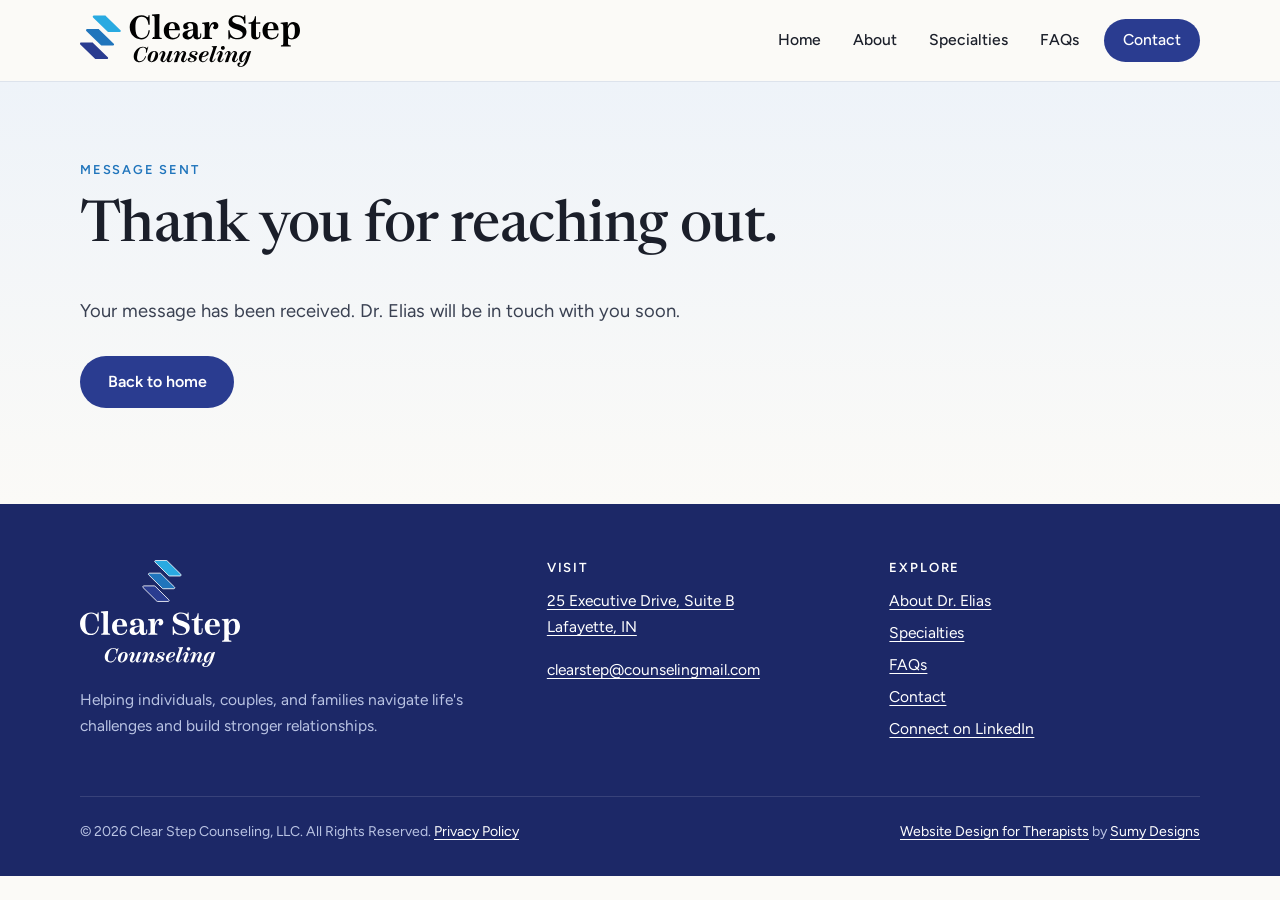
<file: public/thank-you/index.html>
<!DOCTYPE html>
<html lang="en">
<head>
<meta charset="utf-8">
<meta name="viewport" content="width=device-width, initial-scale=1">
<title>Thank You | Clear Step Counseling</title>
<meta name="description" content="Thank you for contacting Clear Step Counseling.">
<meta name="robots" content="noindex">
<link rel="canonical" href="https://clearstepcounseling.com/thank-you/">
<meta property="og:title" content="Thank You | Clear Step Counseling">
<meta property="og:description" content="Thank you for contacting Clear Step Counseling.">
<meta property="og:type" content="website">
<meta property="og:url" content="https://clearstepcounseling.com/thank-you/">
<meta property="og:image" content="https://clearstepcounseling.com/images/dr-cezanne-elias.jpg">
<link rel="icon" href="../images/favicon.svg" type="image/svg+xml">
<link rel="preconnect" href="https://fonts.googleapis.com">
<link rel="preconnect" href="https://fonts.gstatic.com" crossorigin>
<link href="https://fonts.googleapis.com/css2?family=Figtree:wght@400;500;600&family=Newsreader:ital,opsz,wght@0,6..72,400;0,6..72,500;1,6..72,400;1,6..72,500&display=swap" rel="stylesheet">
<link rel="stylesheet" href="../css/styles.css">
</head>
<body>
<a class="skip-link" href="#main">Skip to content</a>
<header class="site-header">
  <div class="wrap header-inner">
    <a class="brand" href="../"><img src="../images/clear-step-logo-horizontal.svg" alt="Clear Step Counseling" width="220" height="54"></a>
    <button class="nav-toggle" aria-expanded="false" aria-controls="site-nav" aria-label="Open menu"><span></span><span></span><span></span></button>
    <nav class="site-nav" id="site-nav" aria-label="Main">
      <ul>
        <li><a href="../">Home</a></li>
        <li><a href="../about/">About</a></li>
        <li><a href="../specialties/">Specialties</a></li>
        <li><a href="../faqs/">FAQs</a></li>
        <li class="nav-cta"><a href="../contact/">Contact</a></li>
      </ul>
    </nav>
  </div>
</header>
<main id="main">
<section class="page-head" style="border-bottom:0;padding-bottom:clamp(4rem,8vw,6rem)">
  <div class="wrap">
    <span class="eyebrow">Message sent</span>
    <h1>Thank you for reaching out.</h1>
    <p>Your message has been received. Dr. Elias will be in touch with you soon.</p>
    <p style="margin-top:1.8rem"><a class="btn btn-primary" href="../">Back to home</a></p>
  </div>
</section>
</main>
<footer class="site-footer">
  <div class="wrap">
    <div class="footer-grid">
      <div class="footer-brand">
        <img src="../images/clear-step-logo-reversed.svg" alt="Clear Step Counseling" width="160" height="108">
        <p>Helping individuals, couples, and families navigate life's challenges and build stronger relationships.</p>
      </div>
      <div>
        <h3>Visit</h3>
        <p><a href="https://www.google.com/maps/search/?api=1&query=25+Executive+Drive+Suite+B+Lafayette+IN" target="_blank" rel="noopener">25 Executive Drive, Suite B<br>Lafayette, IN</a></p>
        <p><a href="mailto:clearstep@counselingmail.com">clearstep@counselingmail.com</a></p>
      </div>
      <div>
        <h3>Explore</h3>
        <ul>
          <li><a href="../about/">About Dr. Elias</a></li>
          <li><a href="../specialties/">Specialties</a></li>
          <li><a href="../faqs/">FAQs</a></li>
          <li><a href="../contact/">Contact</a></li>
          <li><a href="https://www.linkedin.com/in/cezanne-elias-a9b9626/" target="_blank" rel="noopener">Connect on LinkedIn</a></li>
        </ul>
      </div>
    </div>
    <div class="footer-bottom">
      <span>&copy; <span data-year>2026</span> Clear Step Counseling, LLC. All Rights Reserved. <a href="../privacy-policy/">Privacy Policy</a></span>
      <span><a href="https://www.sumydesigns.com/website-design-for-therapists/">Website Design for Therapists</a> by <a href="https://www.sumydesigns.com/">Sumy Designs</a></span>
    </div>
  </div>
</footer>
<script>
(function () {
  var btn = document.querySelector('.nav-toggle'), nav = document.getElementById('site-nav');
  btn.addEventListener('click', function () {
    var open = nav.classList.toggle('open');
    btn.setAttribute('aria-expanded', open);
    btn.setAttribute('aria-label', open ? 'Close menu' : 'Open menu');
  });
  var y = document.querySelector('[data-year]'); if (y) y.textContent = new Date().getFullYear();
})();
</script>
</body>
</html>
</file>
<file: public/css/styles.css>
/* Clear Step Counseling — site styles */
:root {
  --navy: #2a3c90;
  --navy-deep: #1c2867;
  --blue: #2075bc;
  --sky: #29aae1;
  --ink: #1b1f2a;
  --text: #3a4152;
  --muted: #667085;
  --paper: #fbfaf7;
  --mist: #eef3f9;
  --line: #dde3ec;
  --white: #fff;
  --serif: "Newsreader", Georgia, "Times New Roman", serif;
  --sans: "Figtree", system-ui, -apple-system, "Segoe UI", sans-serif;
  --radius: 14px;
  --wrap: 1120px;
}

*, *::before, *::after { box-sizing: border-box; }
html { scroll-behavior: smooth; }
body {
  margin: 0;
  font-family: var(--sans);
  font-size: 1.0625rem;
  line-height: 1.7;
  color: var(--text);
  background: var(--paper);
  -webkit-font-smoothing: antialiased;
}
img { max-width: 100%; height: auto; display: block; }
a { color: var(--blue); text-underline-offset: 3px; }
a:hover { color: var(--navy); }
h1, h2, h3 {
  font-family: var(--serif);
  color: var(--ink);
  font-weight: 500;
  line-height: 1.15;
  margin: 0 0 .6em;
  letter-spacing: -0.01em;
}
h1 { font-size: clamp(2.3rem, 4.6vw, 3.6rem); }
h2 { font-size: clamp(1.8rem, 3vw, 2.5rem); }
h3 { font-size: 1.4rem; }
p { margin: 0 0 1.1em; }
:focus-visible { outline: 3px solid var(--sky); outline-offset: 3px; border-radius: 4px; }

.wrap { width: min(var(--wrap), 100% - 2.5rem); margin-inline: auto; }
.skip-link {
  position: absolute; left: -999px; top: 0; z-index: 100;
  background: var(--navy); color: #fff; padding: .6rem 1rem;
}
.skip-link:focus { left: 1rem; top: 1rem; }

.eyebrow {
  display: inline-block;
  font-size: .8rem; font-weight: 600;
  letter-spacing: .14em; text-transform: uppercase;
  color: var(--blue);
  margin-bottom: .9rem;
}

/* Buttons */
.btn {
  display: inline-flex; align-items: center; gap: .5rem;
  font: 600 1rem/1 var(--sans);
  padding: 1rem 1.6rem;
  border-radius: 999px;
  text-decoration: none;
  border: 2px solid transparent;
  cursor: pointer;
  transition: background .2s, color .2s, border-color .2s, transform .2s;
}
.btn-primary { background: var(--navy); color: #fff; }
.btn-primary:hover { background: var(--navy-deep); color: #fff; transform: translateY(-1px); }
.btn-ghost { border-color: var(--navy); color: var(--navy); background: transparent; }
.btn-ghost:hover { background: var(--navy); color: #fff; }
.btn-light { background: #fff; color: var(--navy); }
.btn-light:hover { background: var(--mist); color: var(--navy-deep); }

/* Header */
.site-header {
  position: sticky; top: 0; z-index: 50;
  background: rgba(251, 250, 247, .94);
  backdrop-filter: blur(8px);
  border-bottom: 1px solid var(--line);
}
.header-inner {
  display: flex; align-items: center; justify-content: space-between;
  gap: 1.5rem; padding-block: .85rem;
}
.brand img { width: 220px; }
.nav-toggle {
  display: none;
  background: none; border: 1px solid var(--line); border-radius: 10px;
  padding: .55rem .7rem; cursor: pointer; color: var(--navy);
}
.nav-toggle span { display: block; width: 22px; height: 2px; background: currentColor; margin: 4px 0; }
.site-nav ul { list-style: none; margin: 0; padding: 0; display: flex; align-items: center; gap: .3rem; }
.site-nav a {
  display: block; padding: .5rem .85rem; border-radius: 999px;
  font-weight: 500; font-size: .98rem; color: var(--ink); text-decoration: none;
}
.site-nav a:hover { background: var(--mist); color: var(--navy); }
.site-nav a[aria-current="page"] { color: var(--navy); background: var(--mist); }
.site-nav .nav-cta a { background: var(--navy); color: #fff; margin-left: .4rem; padding-inline: 1.2rem; }
.site-nav .nav-cta a:hover, .site-nav .nav-cta a[aria-current="page"] { background: var(--navy-deep); color: #fff; }

@media (max-width: 860px) {
  .brand img { width: 180px; }
  .nav-toggle { display: block; }
  .site-nav {
    position: absolute; left: 0; right: 0; top: 100%;
    background: var(--paper); border-bottom: 1px solid var(--line);
    display: none;
  }
  .site-nav.open { display: block; }
  .site-nav ul { flex-direction: column; align-items: stretch; padding: .75rem 1.25rem 1.25rem; gap: .2rem; }
  .site-nav a { padding: .8rem 1rem; }
  .site-nav .nav-cta a { margin: .4rem 0 0; text-align: center; }
}

/* Steps motif — echoes the three bars in the logo */
.steps {
  display: inline-flex; flex-direction: column; gap: 5px;
}
.steps i {
  display: block; width: 34px; height: 9px; border-radius: 3px;
  transform: skewX(-42deg);
}
.steps i:nth-child(1) { background: var(--sky); margin-left: 14px; }
.steps i:nth-child(2) { background: var(--blue); margin-left: 7px; }
.steps i:nth-child(3) { background: var(--navy); }

/* Hero */
.hero {
  position: relative; overflow: hidden;
  padding: clamp(3.5rem, 8vw, 6.5rem) 0 clamp(3.5rem, 7vw, 5.5rem);
}
.hero::before {
  content: ""; position: absolute; inset: 0;
  background:
    radial-gradient(60% 70% at 88% 20%, rgba(41, 170, 225, .14), transparent 70%),
    radial-gradient(50% 60% at 0% 100%, rgba(42, 60, 144, .08), transparent 70%);
  pointer-events: none;
}
.hero-grid {
  position: relative;
  display: grid; grid-template-columns: 1.15fr .85fr;
  gap: clamp(2rem, 5vw, 4.5rem); align-items: center;
}
.hero h1 em { font-style: italic; color: var(--navy); }
.hero .lede { font-size: 1.2rem; max-width: 34ch; color: var(--text); }
.hero-actions { display: flex; flex-wrap: wrap; gap: .8rem; margin-top: 1.8rem; }
.hero-photo { position: relative; }
.hero-photo img {
  border-radius: 200px 200px var(--radius) var(--radius);
  aspect-ratio: 4 / 5; object-fit: cover; width: 100%;
  box-shadow: 0 30px 60px -30px rgba(28, 40, 103, .45);
}
.hero-photo .steps { position: absolute; left: -22px; bottom: 34px; }
.hero-photo figcaption {
  position: absolute; right: -12px; bottom: -18px;
  background: #fff; border: 1px solid var(--line); border-radius: 12px;
  padding: .75rem 1rem; font-size: .9rem; line-height: 1.35;
  box-shadow: 0 12px 30px -16px rgba(28, 40, 103, .35);
}
.hero-photo figcaption strong { display: block; color: var(--ink); font-family: var(--serif); font-size: 1.1rem; font-weight: 500; }
@media (max-width: 860px) {
  .hero-grid { grid-template-columns: 1fr; }
  .hero-photo { max-width: 380px; margin: 1rem auto 1.5rem; }
}

/* Page header (interior pages) */
.page-head {
  padding: clamp(3rem, 6vw, 4.5rem) 0 clamp(2rem, 4vw, 3rem);
  background: linear-gradient(180deg, var(--mist), var(--paper));
  border-bottom: 1px solid var(--line);
}
.page-head p { max-width: 60ch; font-size: 1.15rem; margin: 0; }

/* Sections */
.section { padding: clamp(3.5rem, 7vw, 5.5rem) 0; }
.section-alt { background: var(--white); border-block: 1px solid var(--line); }
.section-head { max-width: 640px; margin-bottom: 2.5rem; }
.prose { max-width: 68ch; }
.prose ul { padding-left: 1.2em; }

.two-col { display: grid; grid-template-columns: 1fr 1fr; gap: clamp(2rem, 5vw, 4rem); align-items: start; }
@media (max-width: 800px) { .two-col { grid-template-columns: 1fr; } }

/* Cards */
.cards { display: grid; grid-template-columns: repeat(auto-fit, minmax(230px, 1fr)); gap: 1.25rem; }
.card {
  background: var(--white); border: 1px solid var(--line); border-radius: var(--radius);
  padding: 1.6rem 1.5rem;
}
.section-alt .card { background: var(--paper); }
.card h3 { font-size: 1.3rem; margin-bottom: .4rem; }
.card p { margin: 0; font-size: 1rem; }
.card .num {
  display: inline-grid; place-items: center;
  width: 40px; height: 40px; border-radius: 50%;
  background: var(--mist); color: var(--navy);
  font-family: var(--serif); font-size: 1.15rem; margin-bottom: 1rem;
}

.pill-list { list-style: none; padding: 0; margin: 0; display: flex; flex-wrap: wrap; gap: .6rem; }
.pill-list li {
  background: var(--white); border: 1px solid var(--line); color: var(--ink);
  border-radius: 999px; padding: .55rem 1.1rem; font-weight: 500;
}
.section-alt .pill-list li { background: var(--paper); }

/* Credential lists */
.cred { list-style: none; padding: 0; margin: 0; }
.cred li { padding: .9rem 0; border-bottom: 1px solid var(--line); }
.cred li:last-child { border-bottom: 0; }
.cred strong { display: block; color: var(--ink); font-weight: 600; }
.cred span { color: var(--muted); font-size: .97rem; }
.cred .yr { display: inline-block; min-width: 7.5rem; color: var(--blue); font-weight: 600; font-size: .9rem; }

.about-photo img { border-radius: var(--radius); box-shadow: 0 24px 50px -28px rgba(28, 40, 103, .5); }

/* FAQ */
.faq { max-width: 780px; }
.faq details {
  background: var(--white); border: 1px solid var(--line); border-radius: var(--radius);
  margin-bottom: .8rem; padding: 0 1.4rem;
}
.faq summary {
  list-style: none; cursor: pointer;
  display: flex; justify-content: space-between; align-items: center; gap: 1rem;
  padding: 1.2rem 0; font-family: var(--serif); font-size: 1.3rem; color: var(--ink);
}
.faq summary::-webkit-details-marker { display: none; }
.faq summary::after {
  content: "+"; font-family: var(--sans); font-size: 1.5rem; line-height: 1; color: var(--blue);
  transition: transform .2s;
}
.faq details[open] summary::after { transform: rotate(45deg); }
.faq .answer { padding-bottom: 1.2rem; }
.faq .answer ul { margin: 0; padding-left: 1.2em; }

/* CTA band */
.cta-band {
  background: var(--navy); color: #dfe6f7;
  padding: clamp(3rem, 6vw, 4.5rem) 0;
  position: relative; overflow: hidden;
}
.cta-band::after {
  content: ""; position: absolute; right: -80px; top: -80px; width: 320px; height: 320px;
  border-radius: 50%; background: radial-gradient(circle, rgba(41, 170, 225, .35), transparent 70%);
}
.cta-band .wrap { position: relative; display: flex; flex-wrap: wrap; align-items: center; justify-content: space-between; gap: 1.5rem; }
.cta-band h2 { color: #fff; margin-bottom: .3rem; }
.cta-band p { margin: 0; max-width: 52ch; }

/* Contact */
.contact-grid { display: grid; grid-template-columns: 1.3fr .7fr; gap: clamp(2rem, 5vw, 4rem); align-items: start; }
@media (max-width: 860px) { .contact-grid { grid-template-columns: 1fr; } }
.form-card { background: var(--white); border: 1px solid var(--line); border-radius: var(--radius); padding: clamp(1.5rem, 4vw, 2.4rem); }
.form-row { display: grid; grid-template-columns: 1fr 1fr; gap: 1rem; }
@media (max-width: 560px) { .form-row { grid-template-columns: 1fr; } }
.field { margin-bottom: 1.1rem; }
.field label { display: block; font-weight: 600; color: var(--ink); font-size: .95rem; margin-bottom: .35rem; }
.field .req { color: var(--blue); }
.field input, .field textarea {
  width: 100%; font: inherit; color: var(--ink);
  background: var(--paper); border: 1px solid var(--line); border-radius: 10px;
  padding: .8rem .95rem;
}
.field input:focus, .field textarea:focus { outline: none; border-color: var(--blue); box-shadow: 0 0 0 3px rgba(32, 117, 188, .18); }
.field textarea { min-height: 150px; resize: vertical; }
.form-note { font-size: .92rem; color: var(--muted); margin: .2rem 0 1.2rem; }
.hp { position: absolute !important; left: -5000px !important; }
.info-list { list-style: none; padding: 0; margin: 0; }
.info-list li { padding: 1.1rem 0; border-bottom: 1px solid var(--line); }
.info-list li:first-child { padding-top: 0; }
.info-list .label { display: block; font-size: .8rem; font-weight: 600; letter-spacing: .12em; text-transform: uppercase; color: var(--muted); margin-bottom: .2rem; }
.crisis {
  margin-top: 1.5rem; padding: 1rem 1.2rem; border-radius: 12px;
  background: var(--mist); font-size: .95rem;
}

/* Footer */
.site-footer { background: var(--navy-deep); color: #b9c3e3; padding: 3.5rem 0 2rem; font-size: .97rem; }
.site-footer a { color: #fff; }
.site-footer a:hover { color: var(--sky); }
.footer-grid { display: grid; grid-template-columns: 1.4fr 1fr 1fr; gap: 2rem; }
@media (max-width: 760px) { .footer-grid { grid-template-columns: 1fr; } }
.footer-brand img { width: 160px; margin-bottom: 1.2rem; }
.site-footer h3 { color: #fff; font-family: var(--sans); font-size: .82rem; font-weight: 600; letter-spacing: .14em; text-transform: uppercase; margin-bottom: .8rem; }
.site-footer ul { list-style: none; margin: 0; padding: 0; }
.site-footer li { margin-bottom: .35rem; }
.footer-bottom {
  margin-top: 2.5rem; padding-top: 1.4rem; border-top: 1px solid rgba(255, 255, 255, .12);
  display: flex; flex-wrap: wrap; gap: .5rem 1.5rem; justify-content: space-between; font-size: .88rem;
}
</file>
